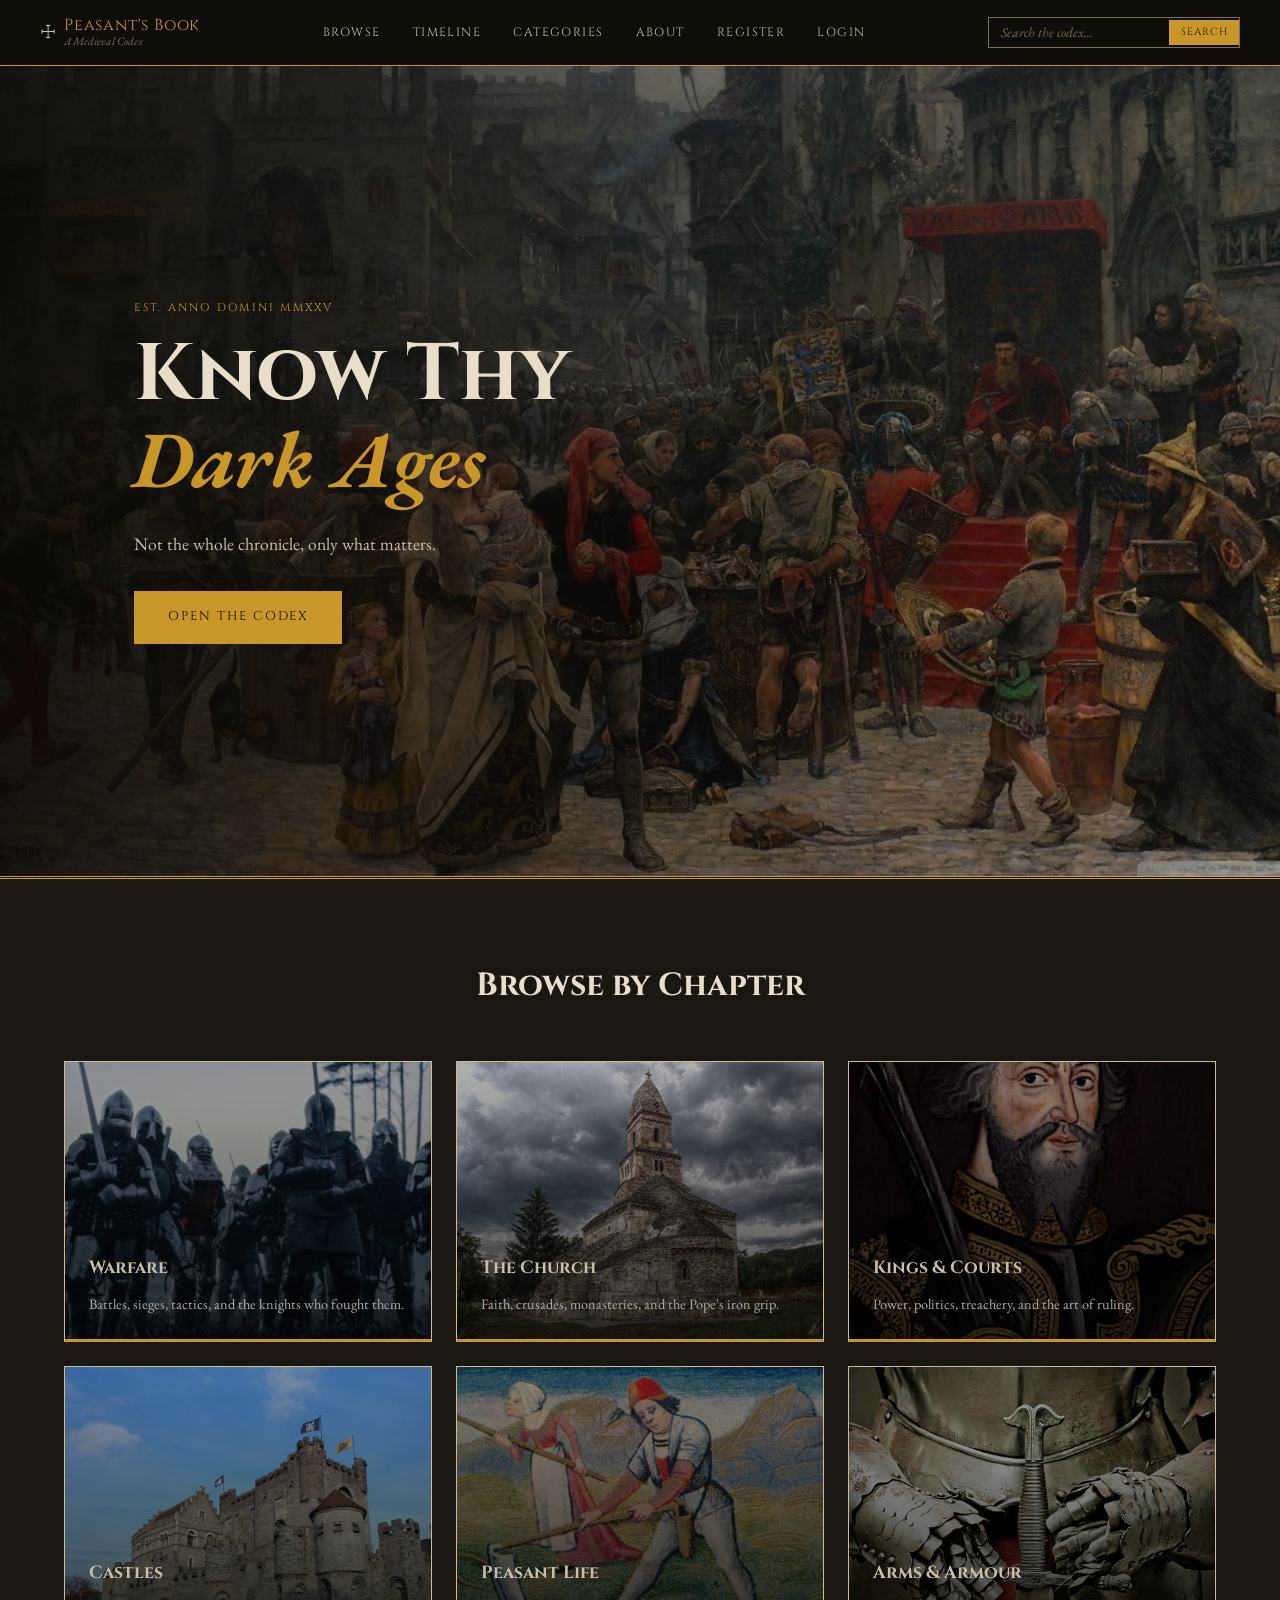
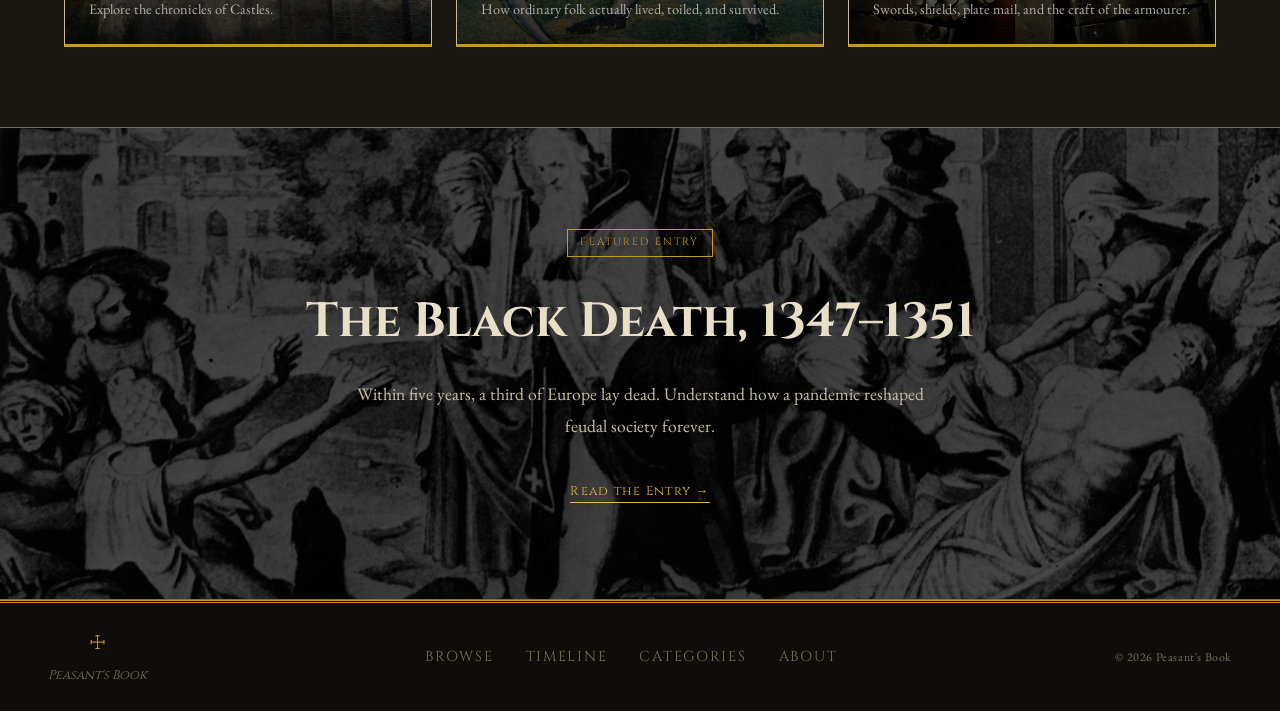
<file: html/index.html>
<!DOCTYPE html>
<html lang="en">
<head>
    <meta charset="UTF-8">
    <meta name="viewport" content="width=device-width, initial-scale=1.0">
    <title>Peasant's Book — A Medieval Codex</title>
    <link rel="preconnect" href="https://fonts.googleapis.com">
    <link rel="preconnect" href="https://fonts.gstatic.com" crossorigin>
    <link href="https://fonts.googleapis.com/css2?family=Cinzel:wght@400;700&family=EB+Garamond:ital,wght@0,400;1,400&display=swap" rel="stylesheet">
    <link rel="stylesheet" href="../css/style.css">
</head>
<body>
    <header>
        <div class="header-inner">
            <a href="../html/index.html" class="logo">
                <span>☩</span>
                <div class="logo-text">
                    <span>Peasant's Book</span>
                    <span>A Medieval Codex</span>
                </div>
            </a>

            <nav>
                <a href="../html/browse.html">Browse</a>
                <a href="../html/timeline.html">Timeline</a>
                <a href="../html/categories.html">Categories</a>
                <a href="../html/about.html">About</a>
                <a href="../html/register.html">Register</a>
                <a href="../html/login.html">Login</a>
            </nav>

            <div class="nav-search">
                <input type="text" placeholder="Search the codex…">
                <button>Search</button>
            </div>
        </div>
    </header>

    <section class="hero">
        <div class="hero-overlay"></div>
        <div class="hero-content">
            <p>Est. Anno Domini MMXXV</p>
            <h1>Know Thy <em>Dark Ages</em></h1>
            <p>Not the whole chronicle, only what matters.</p>
            <a href="../html/browse.html">Open the Codex</a>
        </div>
    </section>

    <section class="categories">
        <h2>Browse by Chapter</h2>
        <div class="cards-grid" id="home-category-grid"></div>
    </section>

    <section class="featured">

        <span>Featured Entry</span>
        <h2>The Black Death, 1347–1351</h2>
        <p>Within five years, a third of Europe lay dead. Understand how a pandemic reshaped feudal society forever.</p>
        <a href="../html/entry.html?id=3">Read the Entry →</a>

    </section>

    <footer>

        <div class="footer-inner">

            <div class="footer-brand">
                <span>☩</span>
                <p>Peasant's Book</p>
            </div>

            <nav class="footer-nav">
                <a href="/html/browse.html">Browse</a>
                <a href="../html/timeline.html">Timeline</a>
                <a href="../html/categories.html">Categories</a>
                <a href="/html/about.html">About</a>
            </nav>

            <p class="footer-copy">© 2026 Peasant's Book</p>

        </div>

    </footer>
    <script src="../JavaScript/main.js"></script>
</body>
</html>
</file>
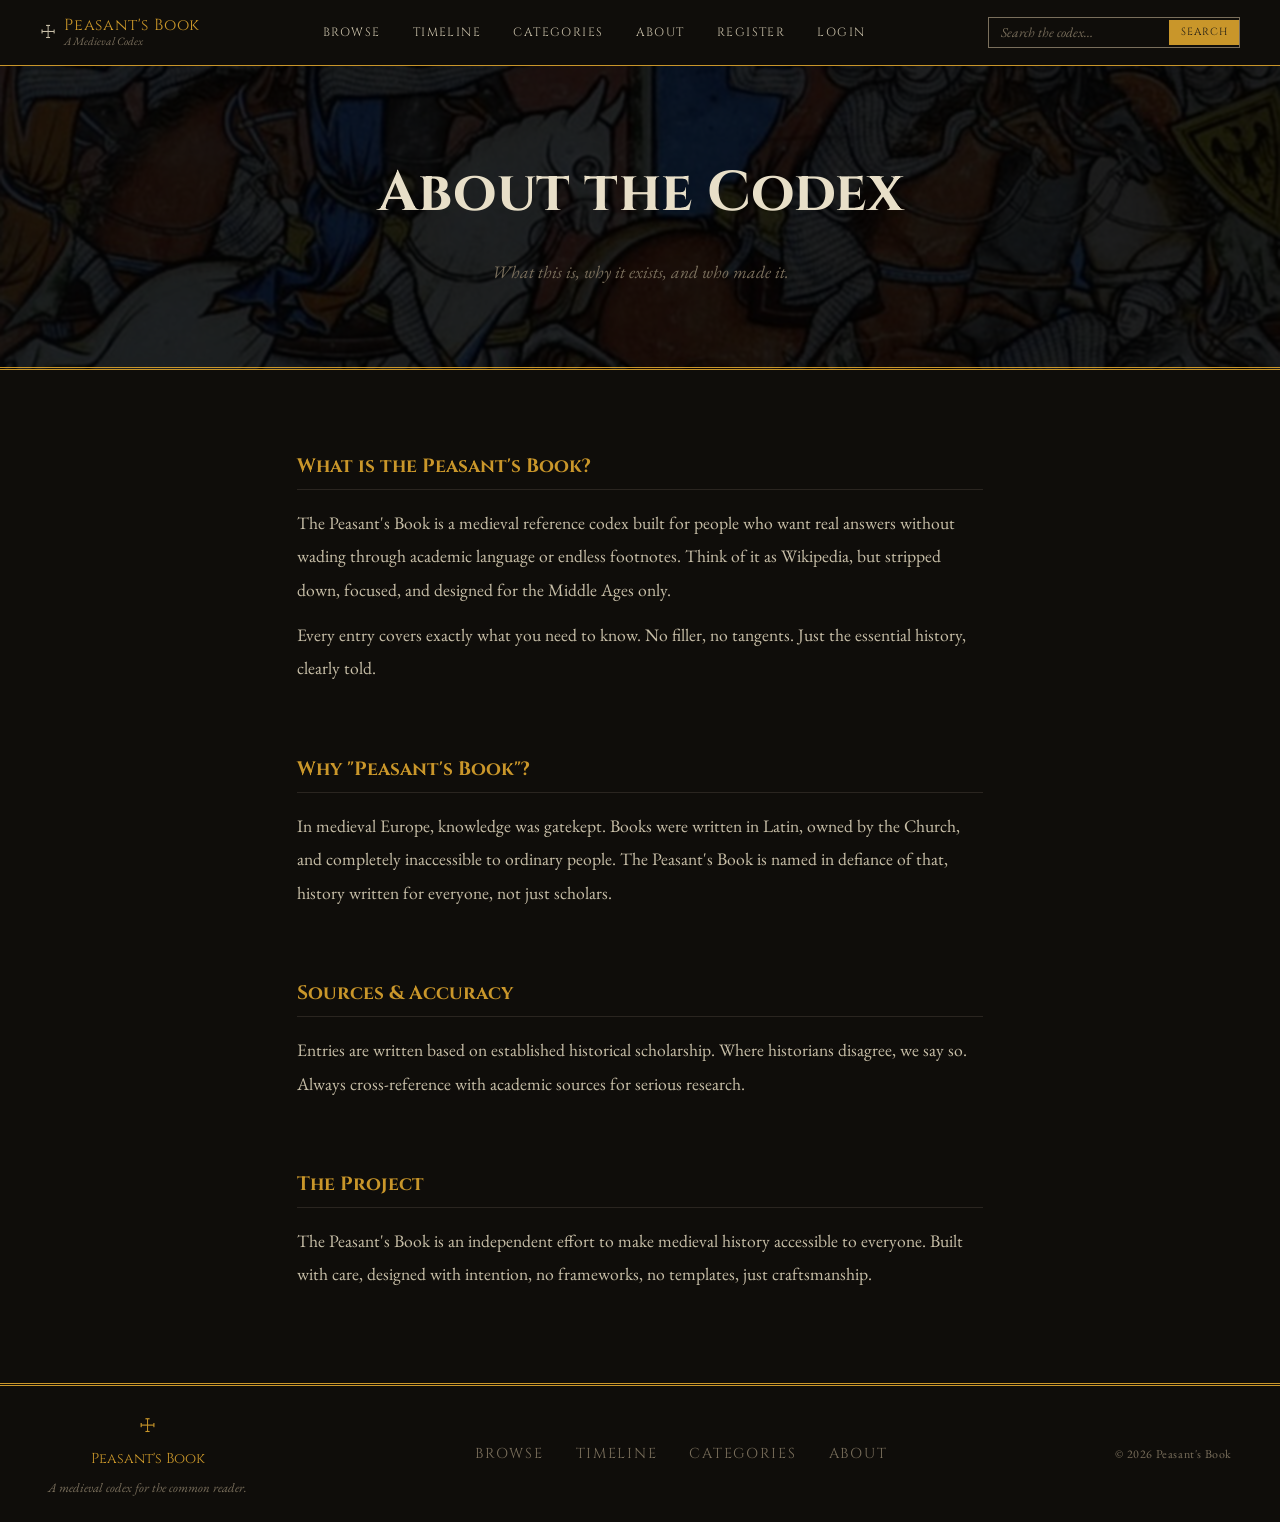
<file: html/about.html>
<!DOCTYPE html>
<html lang="en">
<head>
    <meta charset="UTF-8">
    <meta name="viewport" content="width=device-width, initial-scale=1.0">
    <title>About — Peasant's Book</title>
    <link rel="preconnect" href="https://fonts.googleapis.com">
    <link rel="preconnect" href="https://fonts.gstatic.com" crossorigin>
    <link href="https://fonts.googleapis.com/css2?family=Cinzel:wght@400;700&family=EB+Garamond:ital,wght@0,400;1,400&display=swap" rel="stylesheet">
    <link rel="stylesheet" href="../css/about.css">
</head>
<body>
    <header>
        <div class="header-inner">

            <a href="../html/index.html" class="logo">
                <span>☩</span>
                <div class="logo-text">
                    <span>Peasant's Book</span>
                    <span>A Medieval Codex</span>
                </div>
            </a>

            <nav>
                <a href="../html/browse.html">Browse</a>
                <a href="../html/timeline.html">Timeline</a>
                <a href="../html/categories.html">Categories</a>
                <a href="../html/about.html">About</a>
                <a href="../html/register.html">Register</a>
                <a href="../html/login.html">Login</a>
            </nav>

            <div class="nav-search">
                <input type="text" placeholder="Search the codex…">
                <button>Search</button>
            </div>

        </div>
    </header>

    <section class="about-hero">
        <h1>About the Codex</h1>
        <p>What this is, why it exists, and who made it.</p>
    </section>

    <main class="about-main">

        <div class="about-block">
            <h2>What is the Peasant's Book?</h2>
            <p>The Peasant's Book is a medieval reference codex built for people who want real answers without wading through academic language or endless footnotes. Think of it as Wikipedia, but stripped down, focused, and designed for the Middle Ages only.</p>
            <p>Every entry covers exactly what you need to know. No filler, no tangents. Just the essential history, clearly told.</p>
        </div>

        <div class="about-block">
            <h2>Why "Peasant's Book"?</h2>
            <p>In medieval Europe, knowledge was gatekept. Books were written in Latin, owned by the Church, and completely inaccessible to ordinary people. The Peasant's Book is named in defiance of that, history written for everyone, not just scholars.</p>
        </div>

        <div class="about-block">
            <h2>Sources & Accuracy</h2>
            <p>Entries are written based on established historical scholarship. Where historians disagree, we say so. Always cross-reference with academic sources for serious research.</p>
        </div>

        <div class="about-block">
            <h2>The Project</h2>
            <p>The Peasant's Book is an independent effort to make medieval history accessible to everyone. Built with care, designed with intention, no frameworks, no templates, just craftsmanship.</p>
        </div>

    </main>

    <footer>

        <div class="footer-inner">

            <div class="footer-brand">
                <span>☩</span>
                <p>Peasant's Book</p>
                <p>A medieval codex for the common reader.</p>
            </div>

            <nav class="footer-nav">
                <a href="../html/index.html">Browse</a>
                <a href="../html/timeline.html">Timeline</a>
                <a href="../html/categories.html">Categories</a>
                <a href="../html/about.html">About</a>
            </nav>

            <p class="footer-copy">© 2026 Peasant's Book</p>

        </div>

    </footer>
    <script src="../JavaScript/main.js"></script>
</body>
</html>
</file>
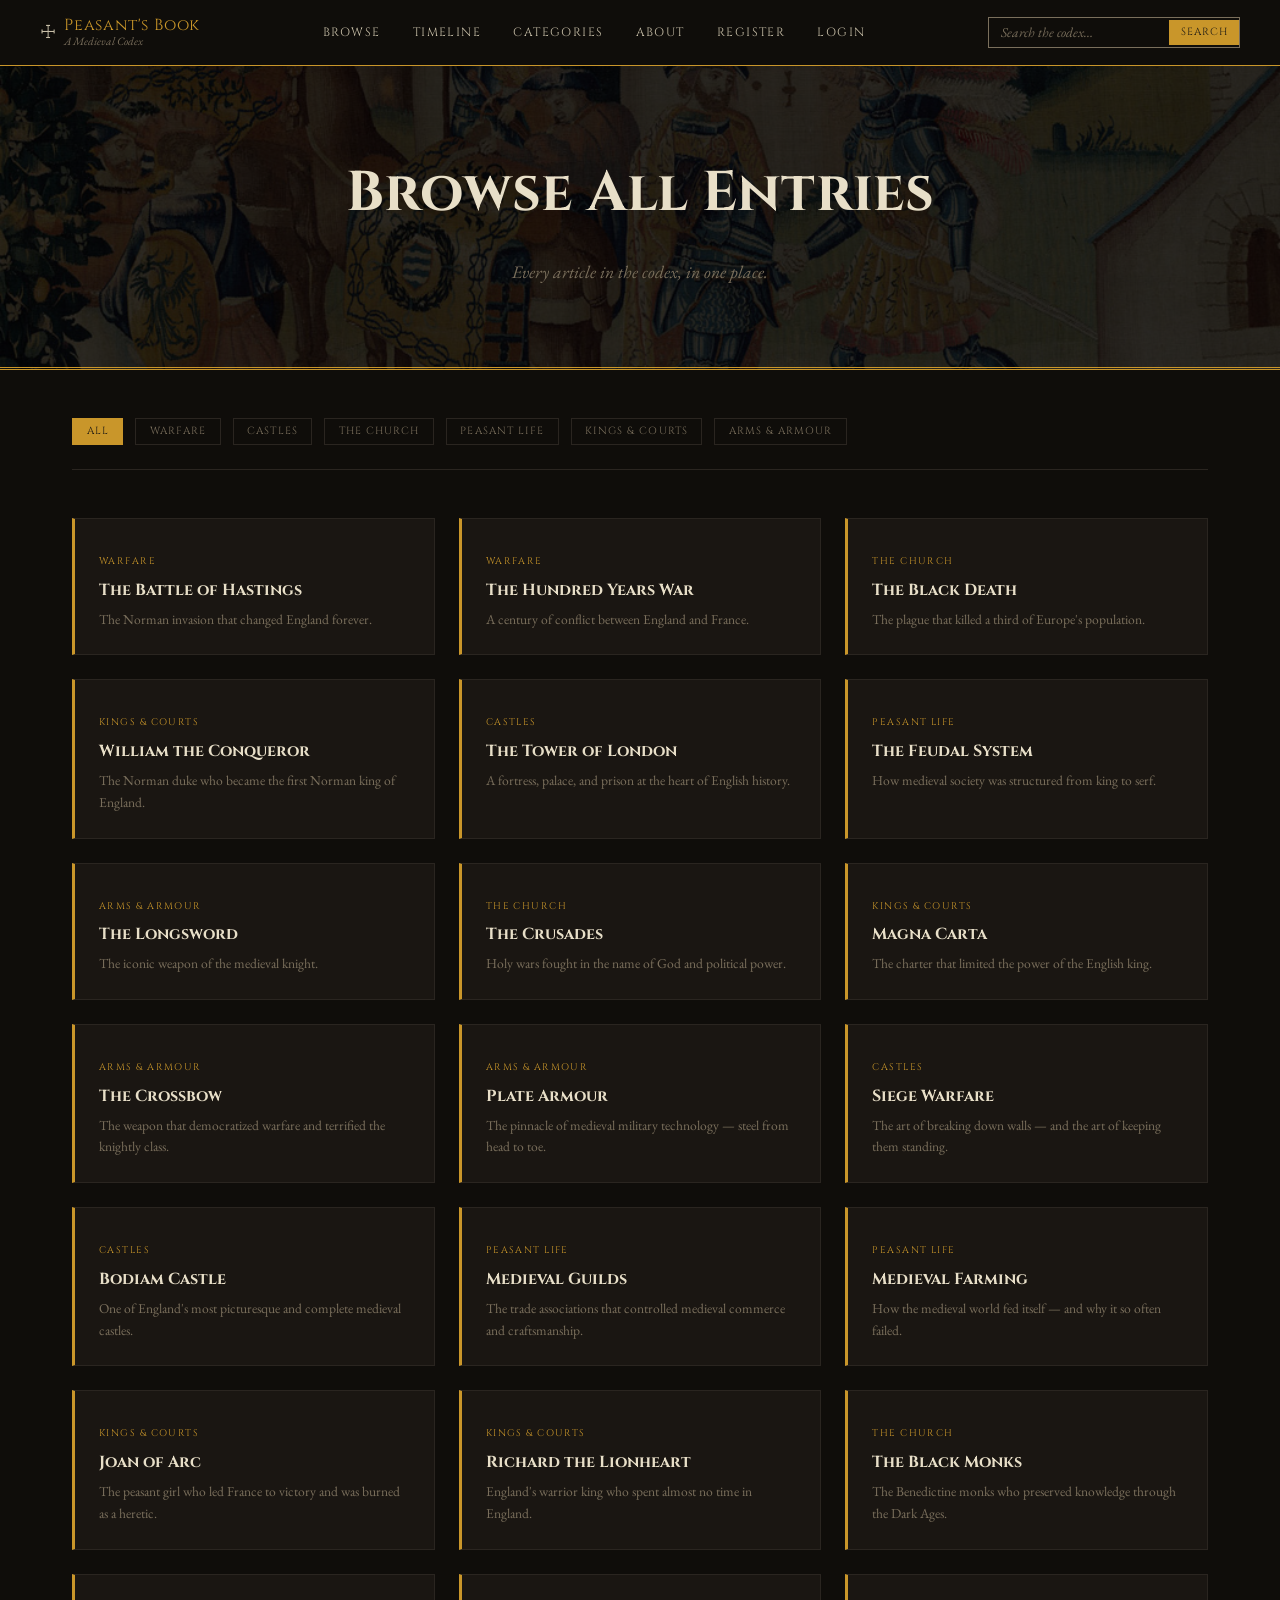
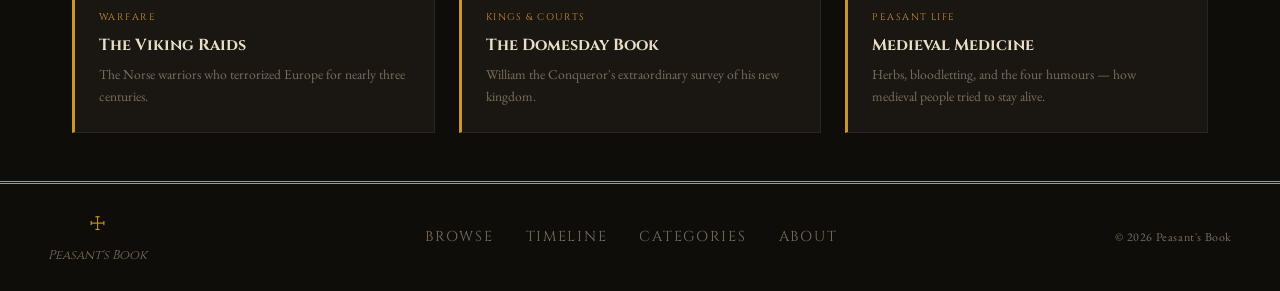
<file: html/browse.html>
<!DOCTYPE html>
<html lang="en">
<head>
    <meta charset="UTF-8">
    <meta name="viewport" content="width=device-width, initial-scale=1.0">
    <title>Browse — Peasant's Book</title>
    <link rel="preconnect" href="https://fonts.googleapis.com">
    <link rel="preconnect" href="https://fonts.gstatic.com" crossorigin>
    <link href="https://fonts.googleapis.com/css2?family=Cinzel:wght@400;700&family=EB+Garamond:ital,wght@0,400;1,400&display=swap" rel="stylesheet">
    <link rel="stylesheet" href="../css/browse.css">
</head>
<body>
    <header>
        <div class="header-inner">

            <a href="../html/index.html" class="logo">
                <span>☩</span>
                <div class="logo-text">
                    <span>Peasant's Book</span>
                    <span>A Medieval Codex</span>
                </div>
            </a>

            <nav>
                <a href="../html/browse.html">Browse</a>
                <a href="../html/timeline.html">Timeline</a>
                <a href="../html/categories.html">Categories</a>
                <a href="../html/about.html">About</a>
                <a href="../html/register.html">Register</a>
                <a href="../html/login.html">Login</a>
            </nav>

            <div class="nav-search">
                <input type="text" placeholder="Search the codex…">
                <button>Search</button>
            </div>

        </div>
    </header>

    <section class="browse-hero">
        <h1>Browse All Entries</h1>
        <p>Every article in the codex, in one place.</p>
    </section>

    <main class="browse-main">

        <div class="browse-filters">
            <button class="filter-btn active" data-filter="all">All</button>
            <button class="filter-btn" data-filter="warfare">Warfare</button>
            <button class="filter-btn" data-filter="castles">Castles</button>
            <button class="filter-btn" data-filter="the-church">The Church</button>
            <button class="filter-btn" data-filter="peasant-life">Peasant Life</button>
            <button class="filter-btn" data-filter="kings-&-courts">Kings & Courts</button>
            <button class="filter-btn" data-filter="arms-&-armour">Arms & Armour</button>
        </div>

        <div class="browse-grid">

            <a href="../html/entry.html" class="browse-card" data-category="warfare">
                <span class="browse-category">Warfare</span>
                <h3>The Battle of Hastings</h3>
                <p>The Norman invasion that changed England forever.</p>
            </a>

            <a href="../html/entry.html" class="browse-card" data-category="warfare">
                <span class="browse-category">Warfare</span>
                <h3>The Hundred Years War</h3>
                <p>A century of conflict between England and France.</p>
            </a>

            <a href="../html/entry.html" class="browse-card" data-category="church">
                <span class="browse-category">The Church</span>
                <h3>The Black Death</h3>
                <p>The plague that killed a third of Europe's population.</p>
            </a>

            <a href="../html/entry.html" class="browse-card" data-category="kings">
                <span class="browse-category">Kings & Courts</span>
                <h3>William the Conqueror</h3>
                <p>The Norman duke who became the first Norman king of England.</p>
            </a>

            <a href="../html/entry.html" class="browse-card" data-category="castles">
                <span class="browse-category">Castles</span>
                <h3>The Tower of London</h3>
                <p>A fortress, palace, and prison at the heart of English history.</p>
            </a>

            <a href="../html/entry.html" class="browse-card" data-category="peasant">
                <span class="browse-category">Peasant Life</span>
                <h3>The Feudal System</h3>
                <p>How medieval society was structured from king to serf.</p>
            </a>

            <a href="../html/entry.html" class="browse-card" data-category="arms">
                <span class="browse-category">Arms & Armour</span>
                <h3>The Longsword</h3>
                <p>The iconic weapon of the medieval knight.</p>
            </a>

            <a href="../html/entry.html" class="browse-card" data-category="church">
                <span class="browse-category">The Church</span>
                <h3>The Crusades</h3>
                <p>Holy wars fought in the name of God and political power.</p>
            </a>

            <a href="../html/entry.html" class="browse-card" data-category="kings">
                <span class="browse-category">Kings & Courts</span>
                <h3>Magna Carta</h3>
                <p>The charter that limited the power of the English king.</p>
            </a>
        </div>

        <div class="no-results" id="no-results">
            <p>No entries found for your search.</p>
            <p>Try a different term or <button id="clear-search">browse all entries</button>.</p>
        </div>

    </main>

    <footer>

        <div class="footer-inner">

            <div class="footer-brand">
                <span>☩</span>
                <p>Peasant's Book</p>
            </div>

            <nav class="footer-nav">
                <a href="../html/browse.html">Browse</a>
                <a href="../html/timeline.html">Timeline</a>
                <a href="../html/categories.html">Categories</a>
                <a href="../html/about.html">About</a>
            </nav>

            <p class="footer-copy">© 2026 Peasant's Book</p>

        </div>

    </footer>
    <script src="../JavaScript/browse.js"></script>
    <script src="../JavaScript/main.js"></script>
</body>
</html>
</file>
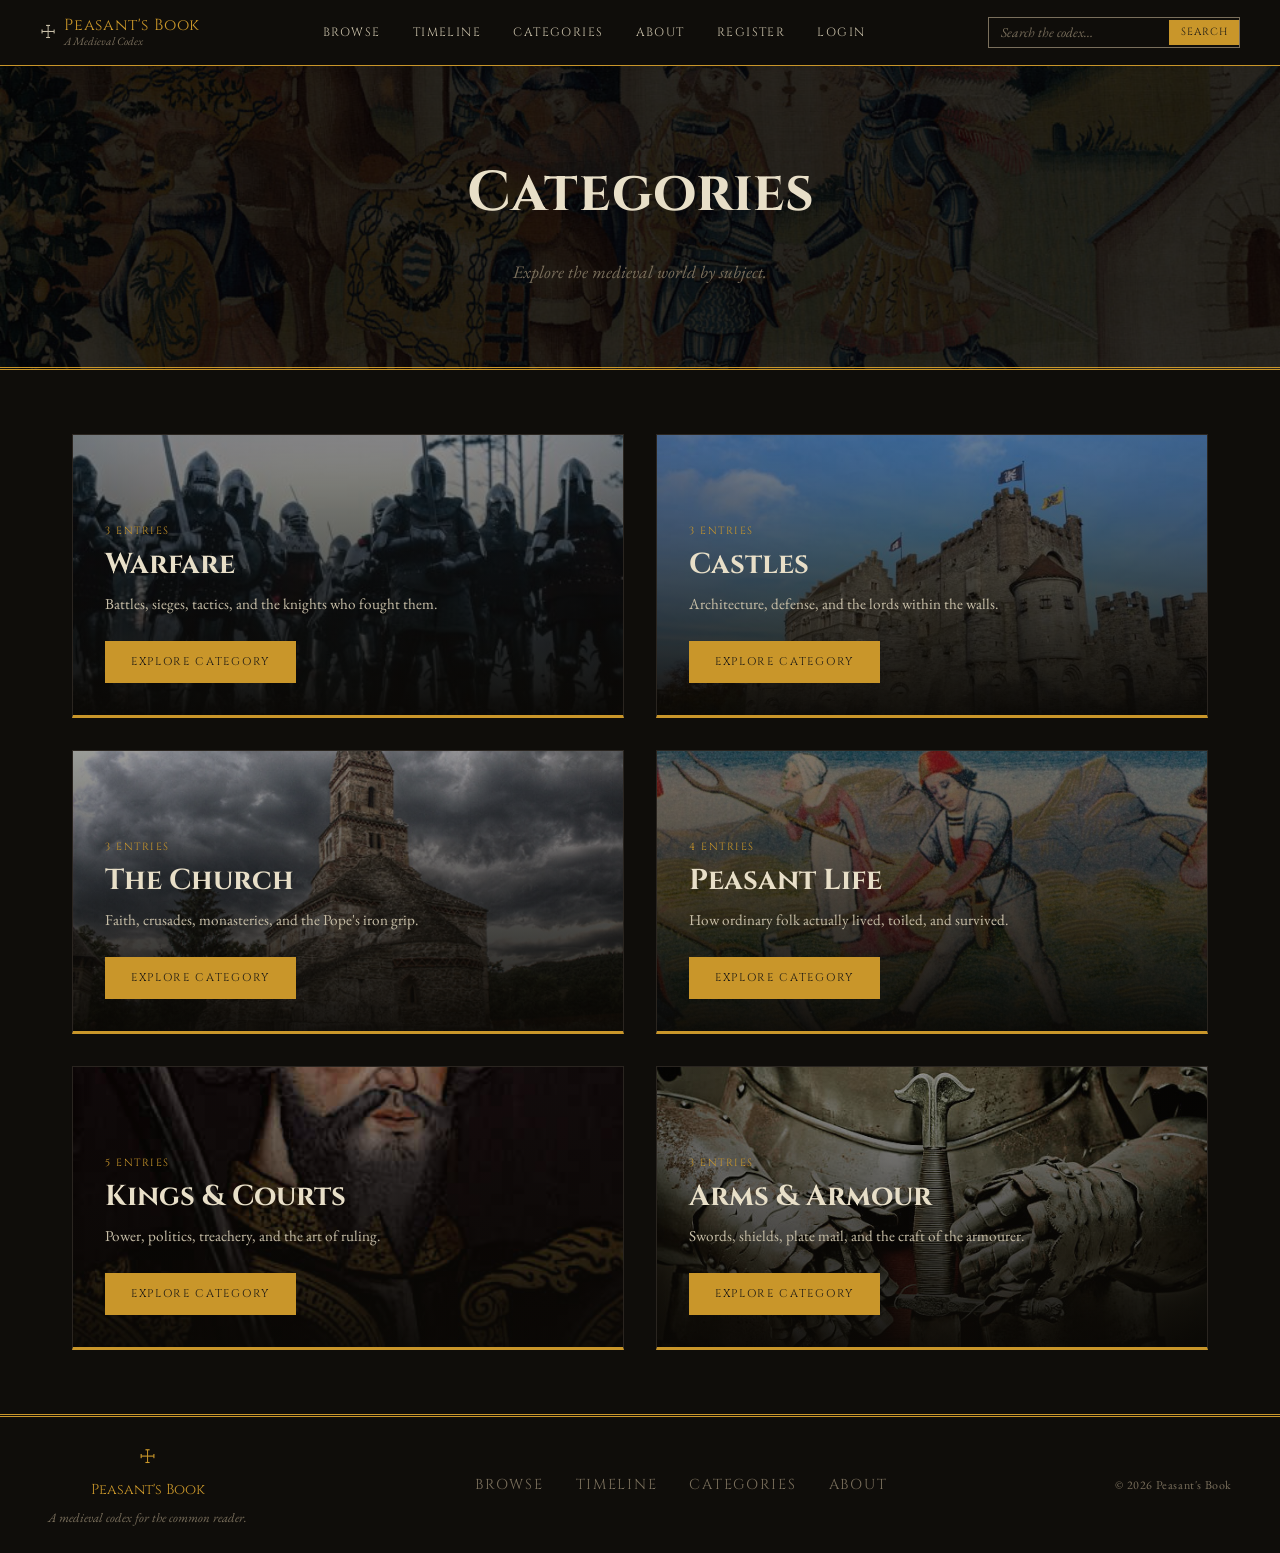
<file: html/categories.html>
<!DOCTYPE html>
<html lang="en">
<head>
    <meta charset="UTF-8">
    <meta name="viewport" content="width=device-width, initial-scale=1.0">
    <title>Categories — Peasant's Book</title>
    <link rel="preconnect" href="https://fonts.googleapis.com">
    <link rel="preconnect" href="https://fonts.gstatic.com" crossorigin>
    <link href="https://fonts.googleapis.com/css2?family=Cinzel:wght@400;700&family=EB+Garamond:ital,wght@0,400;1,400&display=swap" rel="stylesheet">
    <link rel="stylesheet" href="../css/categories.css">
</head>
<body>
    <header>
    <div class="header-inner">
        <a href="../html/index.html" class="logo">
            <span>☩</span>
            <div class="logo-text">
                <span>Peasant's Book</span>
                <span>A Medieval Codex</span>
            </div>
        </a>
        <nav>
            <a href="../html/browse.html">Browse</a>
            <a href="../html/timeline.html">Timeline</a>
            <a href="../html/categories.html">Categories</a>
            <a href="../html/about.html">About</a>
            <a href="../html/register.html">Register</a>
            <a href="../html/login.html">Login</a>
        </nav>
        <div class="nav-search">
            <input type="text" placeholder="Search the codex…">
            <button>Search</button>
        </div>
    </div>
</header>

<section class="categories-hero">
    <h1>Categories</h1>
    <p>Explore the medieval world by subject.</p>
</section>

<main class="categories-main">
    <div class="categories-grid" id="categories-grid">
    </div>
</main>

<footer>
    <div class="footer-inner">
        <div class="footer-brand">
            <span>☩</span>
            <p>Peasant's Book</p>
            <p>A medieval codex for the common reader.</p>
        </div>
        <nav class="footer-nav">
            <a href="../html/browse.html">Browse</a>
            <a href="../html/timeline.html">Timeline</a>
            <a href="../html/categories.html">Categories</a>
            <a href="../html/about.html">About</a>
        </nav>
        <p class="footer-copy">© 2026 Peasant's Book</p>
    </div>
</footer>

<script src="../JavaScript/categories.js"></script>
<script src="../JavaScript/main.js"></script>
</body>
</html>
</file>
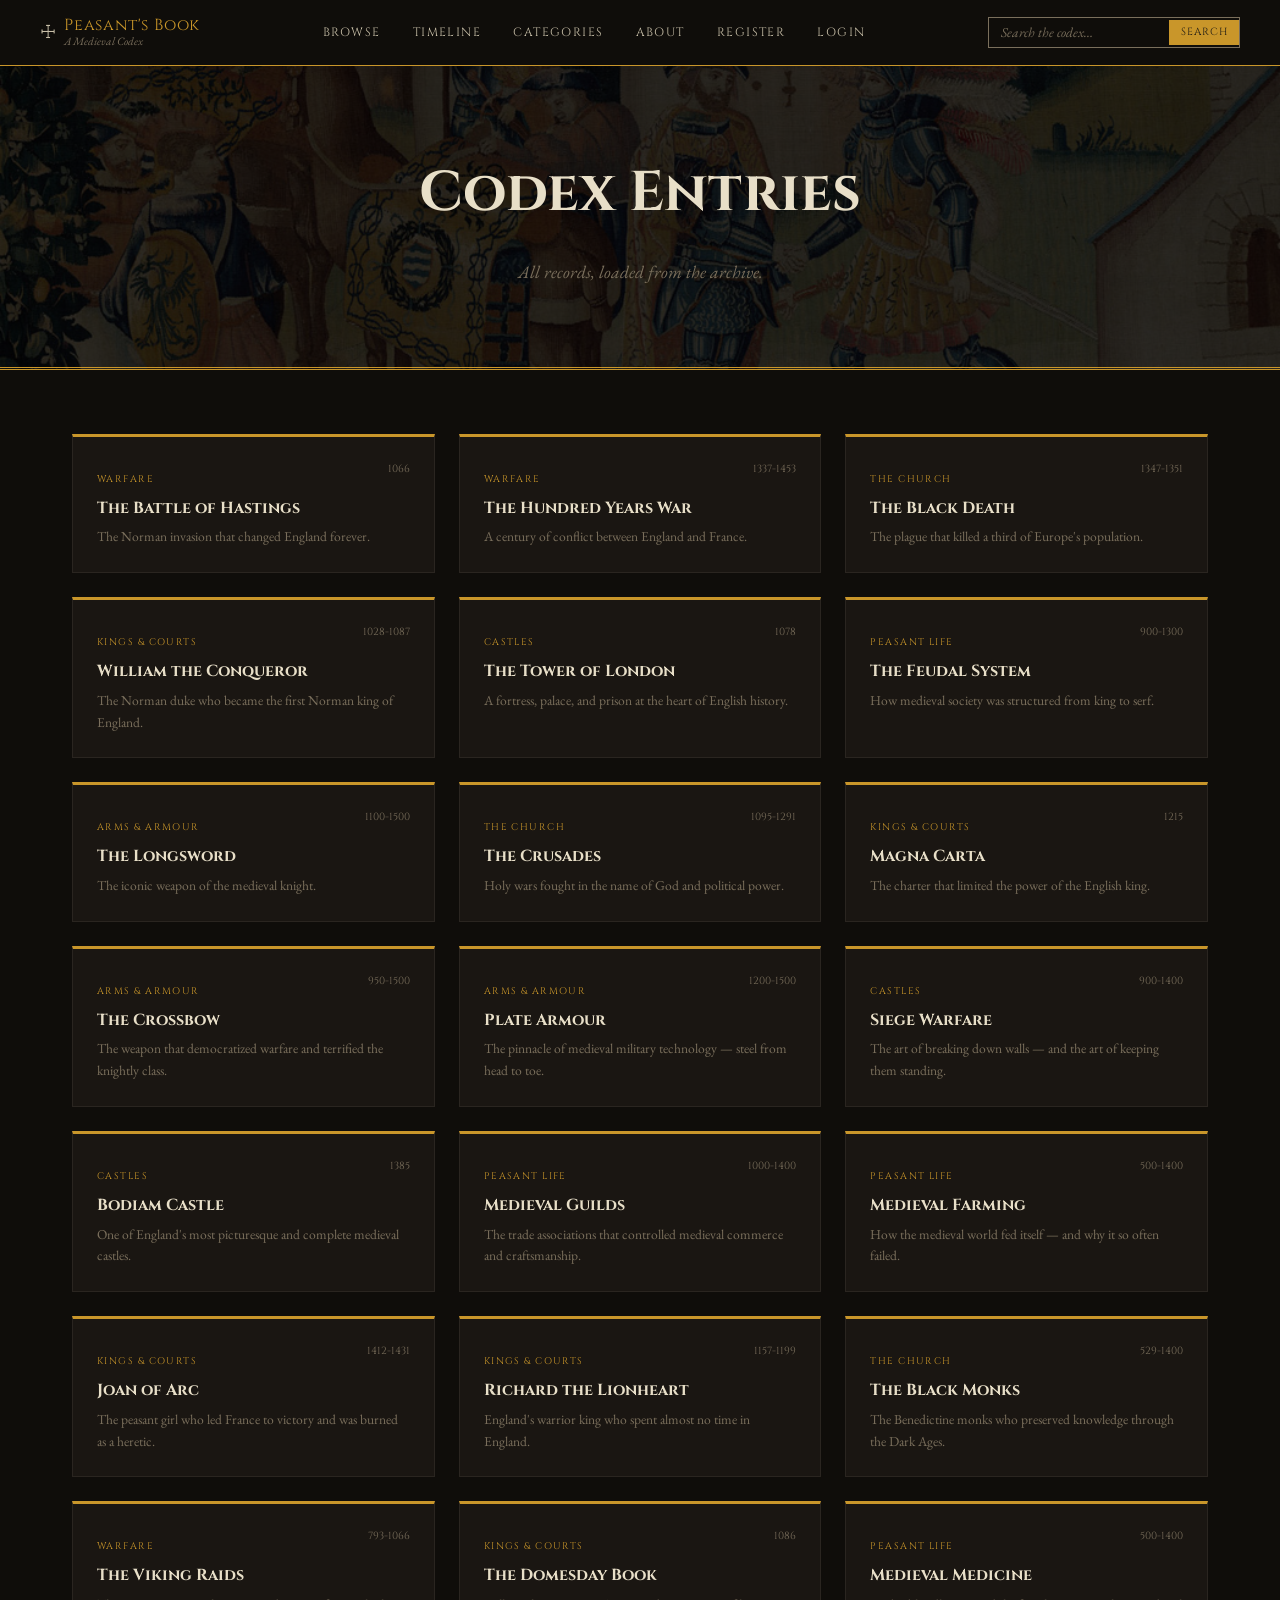
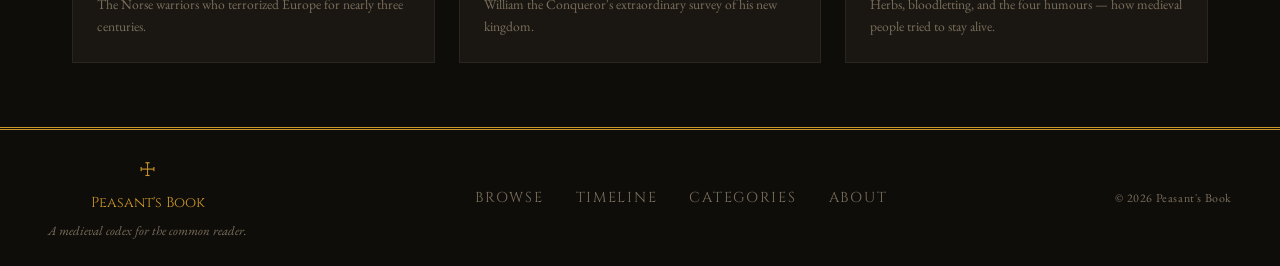
<file: html/entries.html>
<!DOCTYPE html>
<html lang="en">
<head>
    <meta charset="UTF-8">
    <meta name="viewport" content="width=device-width, initial-scale=1.0">
    <title>Entries — Peasant's Book</title>
    <link rel="preconnect" href="https://fonts.googleapis.com">
    <link rel="preconnect" href="https://fonts.gstatic.com" crossorigin>
    <link href="https://fonts.googleapis.com/css2?family=Cinzel:wght@400;700&family=EB+Garamond:ital,wght@0,400;1,400&display=swap" rel="stylesheet">
    <link rel="stylesheet" href="../css/entries.css">
</head>
<body>

    <header>
        <div class="header-inner">
            <a href="../html/index.html" class="logo">
                <span>☩</span>
                <div class="logo-text">
                    <span>Peasant's Book</span>
                    <span>A Medieval Codex</span>
                </div>
            </a>
            <nav>
                <a href="../html/browse.html">Browse</a>
                <a href="../html/timeline.html">Timeline</a>
                <a href="../html/categories.html">Categories</a>
                <a href="../html/about.html">About</a>
                <a href="../html/register.html">Register</a>
                <a href="../html/login.html">Login</a>
            </nav>
            <div class="nav-search">
                <input type="text" placeholder="Search the codex…">
                <button>Search</button>
            </div>
        </div>
    </header>

    <section class="entries-hero">
        <h1>Codex Entries</h1>
        <p>All records, loaded from the archive.</p>
    </section>

    <main class="entries-main">
        <div id="entries-grid" class="entries-grid">
        </div>
    </main>

    <footer>
        <div class="footer-inner">
            <div class="footer-brand">
                <span>☩</span>
                <p>Peasant's Book</p>
                <p>A medieval codex for the common reader.</p>
            </div>
            <nav class="footer-nav">
                <a href="../html/browse.html">Browse</a>
                <a href="../html/timeline.html">Timeline</a>
                <a href="../html/categories.html">Categories</a>
                <a href="../html/about.html">About</a>
            </nav>
            <p class="footer-copy">© 2026 Peasant's Book</p>
        </div>
    </footer>

    <script src="../JavaScript/entries.js"></script>
</body>
</html>
</file>
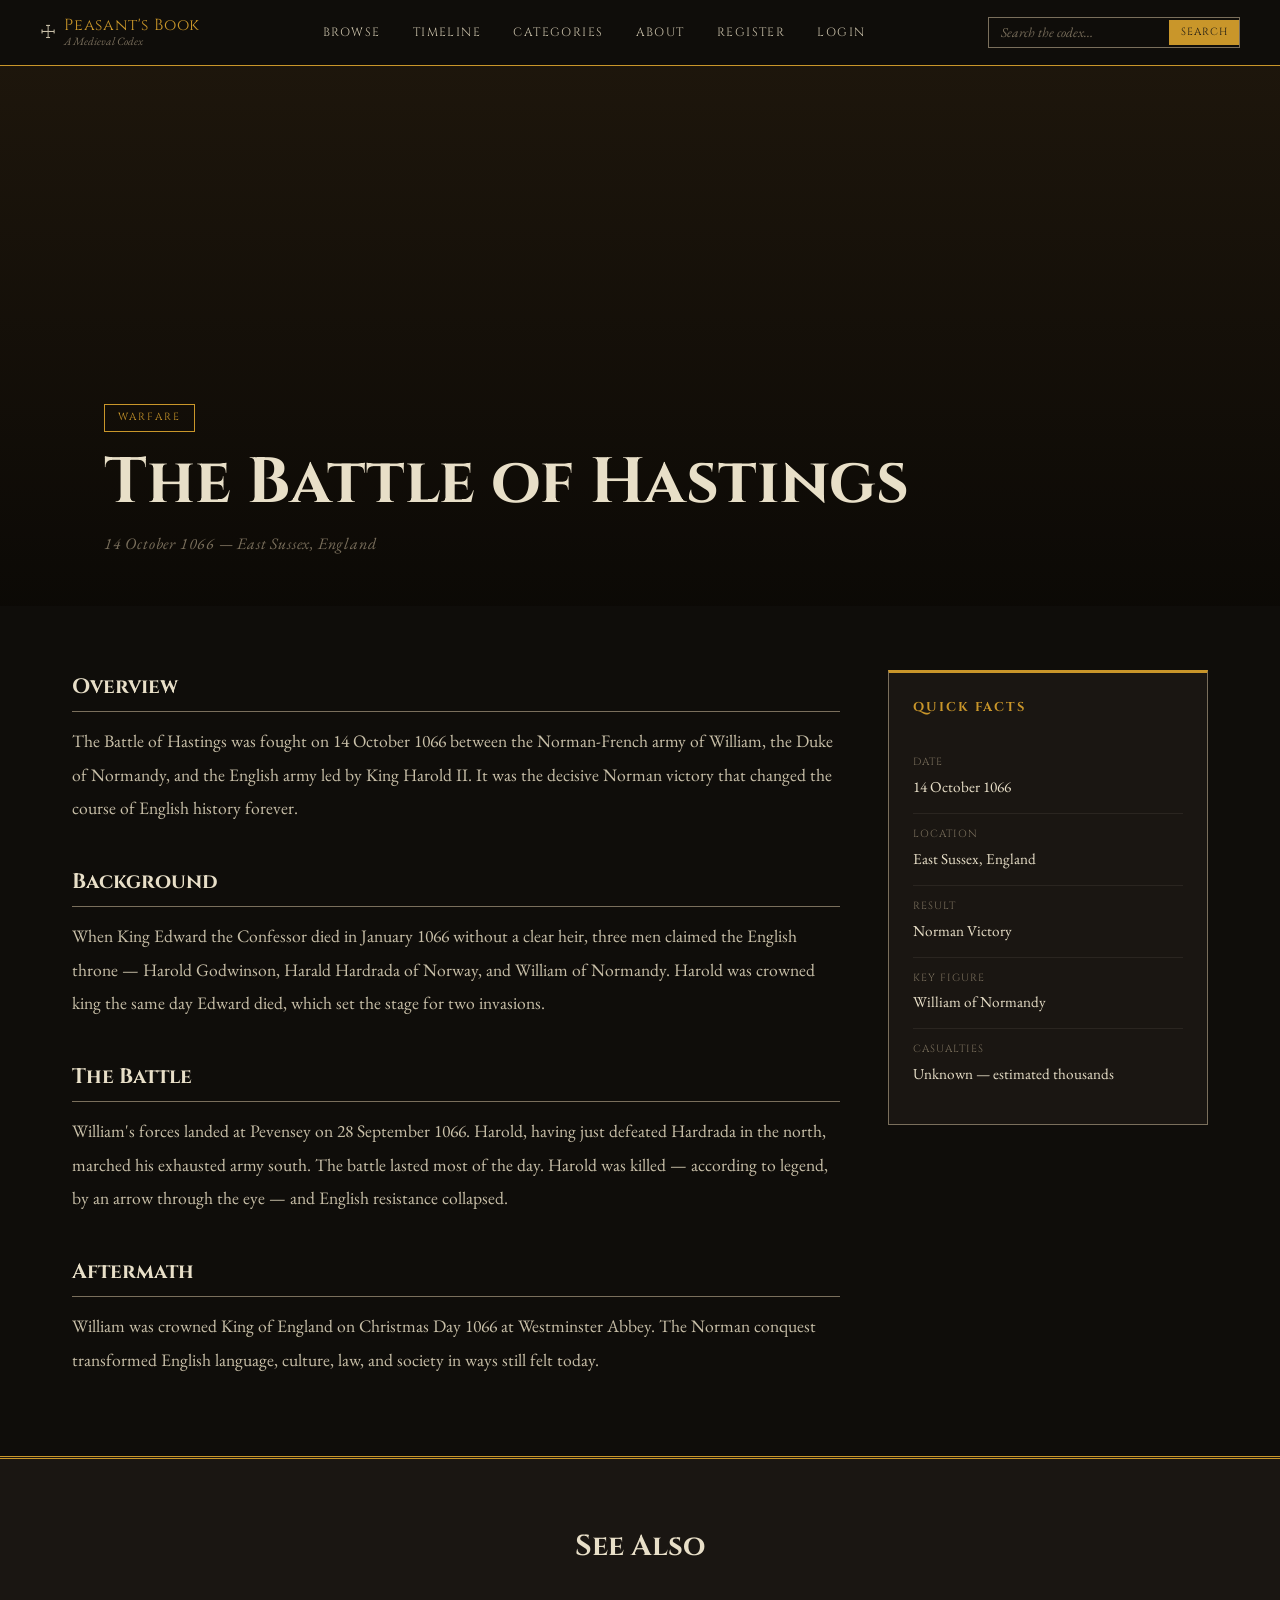
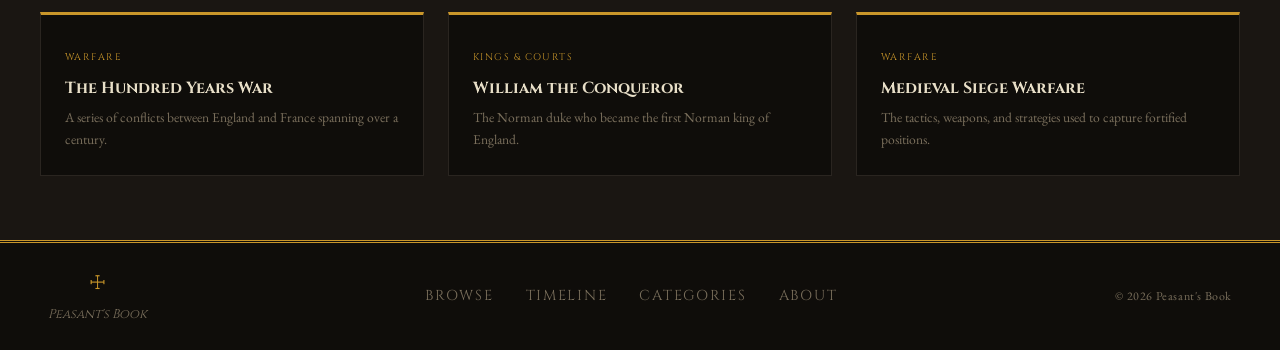
<file: html/entry.html>
<!DOCTYPE html>
<html lang="en">
<head>
    <meta charset="UTF-8">
    <meta name="viewport" content="width=device-width, initial-scale=1.0">
    <title>Entry — Peasant's Book</title>
    <link rel="preconnect" href="https://fonts.googleapis.com">
    <link rel="preconnect" href="https://fonts.gstatic.com" crossorigin>
    <link href="https://fonts.googleapis.com/css2?family=Cinzel:wght@400;700&family=EB+Garamond:ital,wght@0,400;1,400&display=swap" rel="stylesheet">
    <link rel="stylesheet" href="../css/entry.css">
</head>
<body>
    <header>
        <div class="header-inner">

            <a href="../html/index.html" class="logo">
                <span>☩</span>
                <div class="logo-text">
                    <span>Peasant's Book</span>
                    <span>A Medieval Codex</span>
                </div>
            </a>

            <nav>
                <a href="../html/browse.html">Browse</a>
                <a href="../html/timeline.html">Timeline</a>
                <a href="../html/categories.html">Categories</a>
                <a href="../html/about.html">About</a>
                <a href="../html/register.html">Register</a>
                <a href="../html/login.html">Login</a>
            </nav>

            <div class="nav-search">
                <input type="text" placeholder="Search the codex…">
                <button>Search</button>
            </div>

        </div>
    </header>

    <section class="entry-hero">
        <div class="entry-hero-overlay"></div>
        <div class="entry-hero-content">
            <span class="entry-category">Warfare</span>
            <h1>The Battle of Hastings</h1>
            <p>14 October 1066 — East Sussex, England</p>
        </div>
    </section>

    <main class="entry-main">

        <article class="entry-body">

            <h2>Overview</h2>
            <p>The Battle of Hastings was fought on 14 October 1066 between the Norman-French army of William, the Duke of Normandy, and the English army led by King Harold II. It was the decisive Norman victory that changed the course of English history forever.</p>

            <h2>Background</h2>
            <p>When King Edward the Confessor died in January 1066 without a clear heir, three men claimed the English throne — Harold Godwinson, Harald Hardrada of Norway, and William of Normandy. Harold was crowned king the same day Edward died, which set the stage for two invasions.</p>

            <h2>The Battle</h2>
            <p>William's forces landed at Pevensey on 28 September 1066. Harold, having just defeated Hardrada in the north, marched his exhausted army south. The battle lasted most of the day. Harold was killed — according to legend, by an arrow through the eye — and English resistance collapsed.</p>

            <h2>Aftermath</h2>
            <p>William was crowned King of England on Christmas Day 1066 at Westminster Abbey. The Norman conquest transformed English language, culture, law, and society in ways still felt today.</p>

        </article>

        <aside class="entry-facts">

            <h3>Quick Facts</h3>

            <div class="fact">
                <span class="fact-label">Date</span>
                <span class="fact-value">14 October 1066</span>
            </div>

            <div class="fact">
                <span class="fact-label">Location</span>
                <span class="fact-value">East Sussex, England</span>
            </div>

            <div class="fact">
                <span class="fact-label">Result</span>
                <span class="fact-value">Norman Victory</span>
            </div>

            <div class="fact">
                <span class="fact-label">Key Figure</span>
                <span class="fact-value">William of Normandy</span>
            </div>

            <div class="fact">
                <span class="fact-label">Casualties</span>
                <span class="fact-value">Unknown — estimated thousands</span>
            </div>

        </aside>

    </main>

    <section class="see-also">

        <h2>See Also</h2>

        <div class="see-also-grid">

            <a href="../html/entry.html" class="see-also-card">
                <span class="see-also-category">Warfare</span>
                <h3>The Hundred Years War</h3>
                <p>A series of conflicts between England and France spanning over a century.</p>
            </a>

            <a href="../html/entry.html" class="see-also-card">
                <span class="see-also-category">Kings & Courts</span>
                <h3>William the Conqueror</h3>
                <p>The Norman duke who became the first Norman king of England.</p>
            </a>

            <a href="../html/entry.html" class="see-also-card">
                <span class="see-also-category">Warfare</span>
                <h3>Medieval Siege Warfare</h3>
                <p>The tactics, weapons, and strategies used to capture fortified positions.</p>
            </a>

        </div>

    </section>


    <footer>

        <div class="footer-inner">

            <div class="footer-brand">
                <span>☩</span>
                <p>Peasant's Book</p>
            </div>

            <nav class="footer-nav">
                <a href="../html/browse.html">Browse</a>
                <a href="../html/timeline.html">Timeline</a>
                <a href="`../html/categories.html">Categories</a>
                <a href="../html/about.html">About</a>
            </nav>

            <p class="footer-copy">© 2026 Peasant's Book</p>

        </div>

    </footer>
    <script src="../JavaScript/main.js"></script>
    <script src="../JavaScript/entry.js"></script>
</body>
</html>
</file>
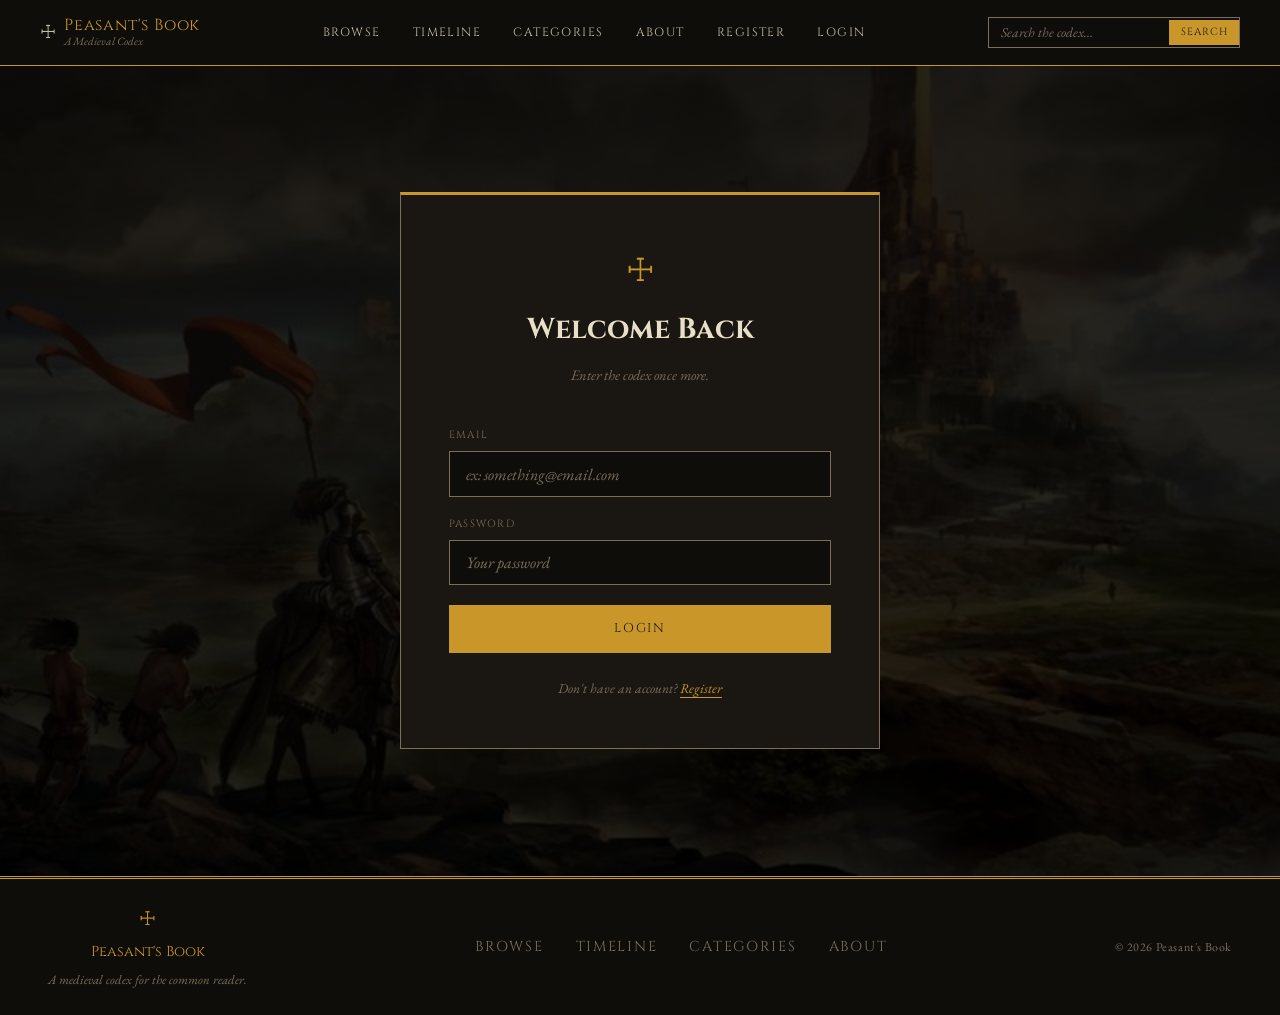
<file: html/login.html>
<!DOCTYPE html>
<html lang="en">
<head>
    <meta charset="UTF-8">
    <meta name="viewport" content="width=device-width, initial-scale=1.0">
    <title>Login — Peasant's Book</title>
    <link rel="preconnect" href="https://fonts.googleapis.com">
    <link rel="preconnect" href="https://fonts.gstatic.com" crossorigin>
    <link href="https://fonts.googleapis.com/css2?family=Cinzel:wght@400;700&family=EB+Garamond:ital,wght@0,400;1,400&display=swap" rel="stylesheet">
    <link rel="stylesheet" href="../css/login.css">
</head>
<body>

    <header>
        <div class="header-inner">
            <a href="../html/index.html" class="logo">
                <span>☩</span>
                <div class="logo-text">
                    <span>Peasant's Book</span>
                    <span>A Medieval Codex</span>
                </div>
            </a>
            <nav>
                <a href="../html/browse.html">Browse</a>
                <a href="../html/timeline.html">Timeline</a>
                <a href="../html/categories.html">Categories</a>
                <a href="../html/about.html">About</a>
                <a href="../html/register.html">Register</a>
                <a href="../html/login.html">Login</a>
            </nav>
            <div class="nav-search">
                <input type="text" placeholder="Search the codex…">
                <button>Search</button>
            </div>
        </div>
    </header>

    <main class="auth-main">
        <div class="auth-box">

            <div class="auth-header">
                <span>☩</span>
                <h1>Welcome Back</h1>
                <p>Enter the codex once more.</p>
            </div>

            <form id="login-form">

                <div class="form-group">
                    <label for="email">Email</label>
                    <input type="email" id="email" placeholder="ex: something@email.com">
                </div>

                <div class="form-group">
                    <label for="pass">Password</label>
                    <input type="password" id="pass" placeholder="Your password">
                </div>

                <div id="error-msg" class="error-msg"></div>
                <div id="success-msg" class="success-msg"></div>

                <button type="submit" class="auth-btn">Login</button>

                <p class="auth-switch">Don't have an account? <a href="../html/register.html">Register</a></p>

            </form>

        </div>
    </main>

    <footer>
        <div class="footer-inner">
            <div class="footer-brand">
                <span>☩</span>
                <p>Peasant's Book</p>
                <p>A medieval codex for the common reader.</p>
            </div>
            <nav class="footer-nav">
                <a href="../html/browse.html">Browse</a>
                <a href="../html/timeline.html">Timeline</a>
                <a href="../html/categories.html">Categories</a>
                <a href="../html/about.html">About</a>
            </nav>
            <p class="footer-copy">© 2026 Peasant's Book</p>
        </div>
    </footer>

    <script src="../JavaScript/login.js"></script>
</body>
</html>
</file>
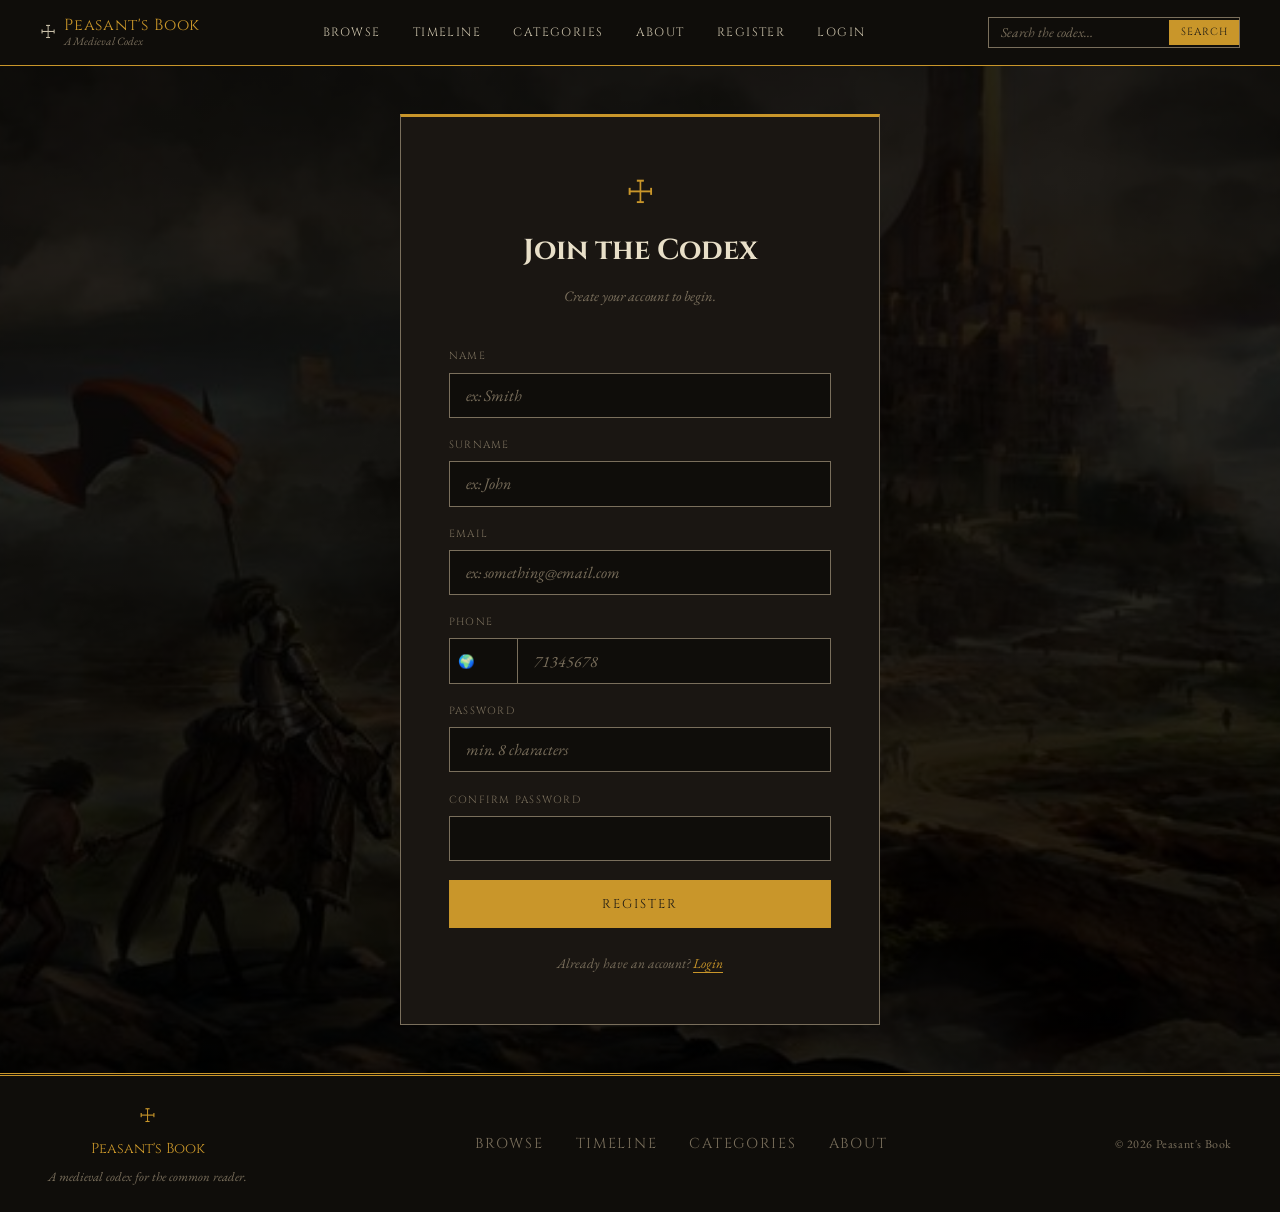
<file: html/register.html>
<!DOCTYPE html>
<html lang="en">
<head>
    <meta charset="UTF-8">
    <meta name="viewport" content="width=device-width, initial-scale=1.0">
    <title>Register — Peasant's Book</title>
    <link rel="preconnect" href="https://fonts.googleapis.com">
    <link rel="preconnect" href="https://fonts.gstatic.com" crossorigin>
    <link href="https://fonts.googleapis.com/css2?family=Cinzel:wght@400;700&family=EB+Garamond:ital,wght@0,400;1,400&display=swap" rel="stylesheet">
    <link rel="stylesheet" href="../css/register.css">
</head>
<body>

    <header>
        <div class="header-inner">

            <a href="../html/index.html" class="logo">
                <span>☩</span>
                <div class="logo-text">
                    <span>Peasant's Book</span>
                    <span>A Medieval Codex</span>
                </div>
            </a>

            <nav>
                <a href="../html/browse.html">Browse</a>
                <a href="../html/timeline.html">Timeline</a>
                <a href="../html/categories.html">Categories</a>
                <a href="../html/about.html">About</a>
                <a href="../html/register.html">Register</a>
                <a href="../html/login.html">Login</a>
            </nav>

            <div class="nav-search">
                <input type="text" placeholder="Search the codex…">
                <button>Search</button>
            </div>

        </div>
    </header>

    <main class="auth-main">

        <div class="auth-box">

            <div class="auth-header">
                <span>☩</span>
                <h1>Join the Codex</h1>
                <p>Create your account to begin.</p>
            </div>

            <form id="register-form">

                <div class="form-group">
                    <label for="name">Name</label>
                    <input type="text" id="name" placeholder="ex: Smith">
                </div>

                <div class="form-group">
                    <label for="surname">Surname</label>
                    <input type="text" id="surname" placeholder="ex: John">
                </div>

                <div class="form-group">
                    <label for="email">Email</label>
                    <input type="email" id="email" placeholder="ex: something@email.com">
                </div>

                <div class="form-group">
                    <label for="phone">Phone</label>
                    <div class="phone-input">
                        <select id="country">
                            <option value="" data-prefix="">🌍</option>
                            <option value="RO" data-prefix="40">🇷🇴 +40</option>
                            <option value="US" data-prefix="1">🇺🇸 +1</option>
                            <option value="GB" data-prefix="44">🇬🇧 +44</option>
                            <option value="DE" data-prefix="49">🇩🇪 +49</option>
                            <option value="FR" data-prefix="33">🇫🇷 +33</option>
                            <option value="IT" data-prefix="39">🇮🇹 +39</option>
                            <option value="ES" data-prefix="34">🇪🇸 +34</option>
                            <option value="MD" data-prefix="373">🇲🇩 +373</option>
                        </select>
                        <input type="text" id="phone" placeholder="71345678">
                    </div>
                </div>

                <div class="form-group">
                    <label for="pass">Password</label>
                    <input type="password" id="pass" placeholder="min. 8 characters">
                </div>

                <div class="form-group">
                    <label for="confirm">Confirm Password</label>
                    <input type="password" id="confirm">
                </div>

                <div id="error-msg" class="error-msg"></div>
                <div id="success-msg" class="success-msg"></div>

                <button type="submit" class="auth-btn">Register</button>

                <p class="auth-switch">Already have an account? <a href="../html/login.html">Login</a></p>

            </form>

        </div>

    </main>

    <footer>

        <div class="footer-inner">

            <div class="footer-brand">
                <span>☩</span>
                <p>Peasant's Book</p>
                <p>A medieval codex for the common reader.</p>
            </div>

            <nav class="footer-nav">
                <a href="../html/browse.html">Browse</a>
                <a href="../html/timeline.html">Timeline</a>
                <a href="../html/categories.html">Categories</a>
                <a href="../html/about.html">About</a>
            </nav>

            <p class="footer-copy">© 2026 Peasant's Book</p>

        </div>

    </footer>

    <script src="../JavaScript/register.js"></script>
</body>
</html>
</file>
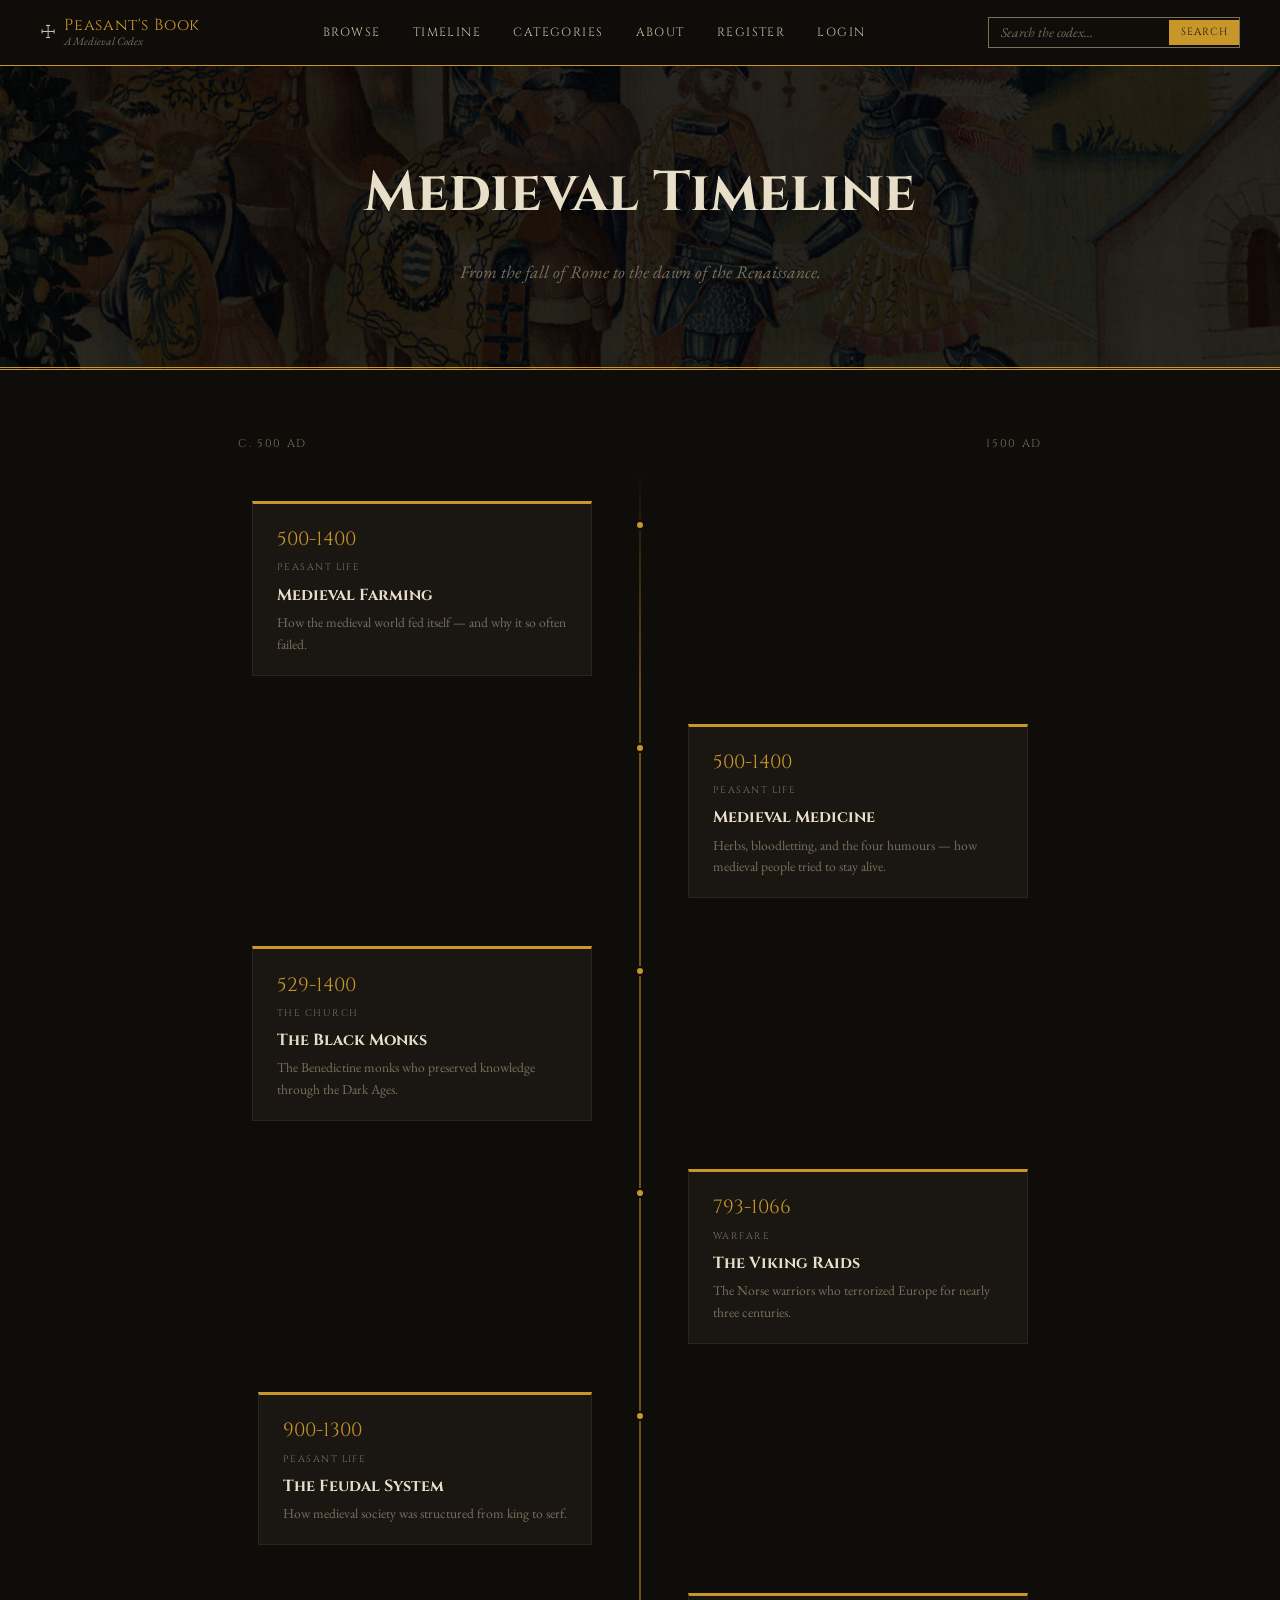
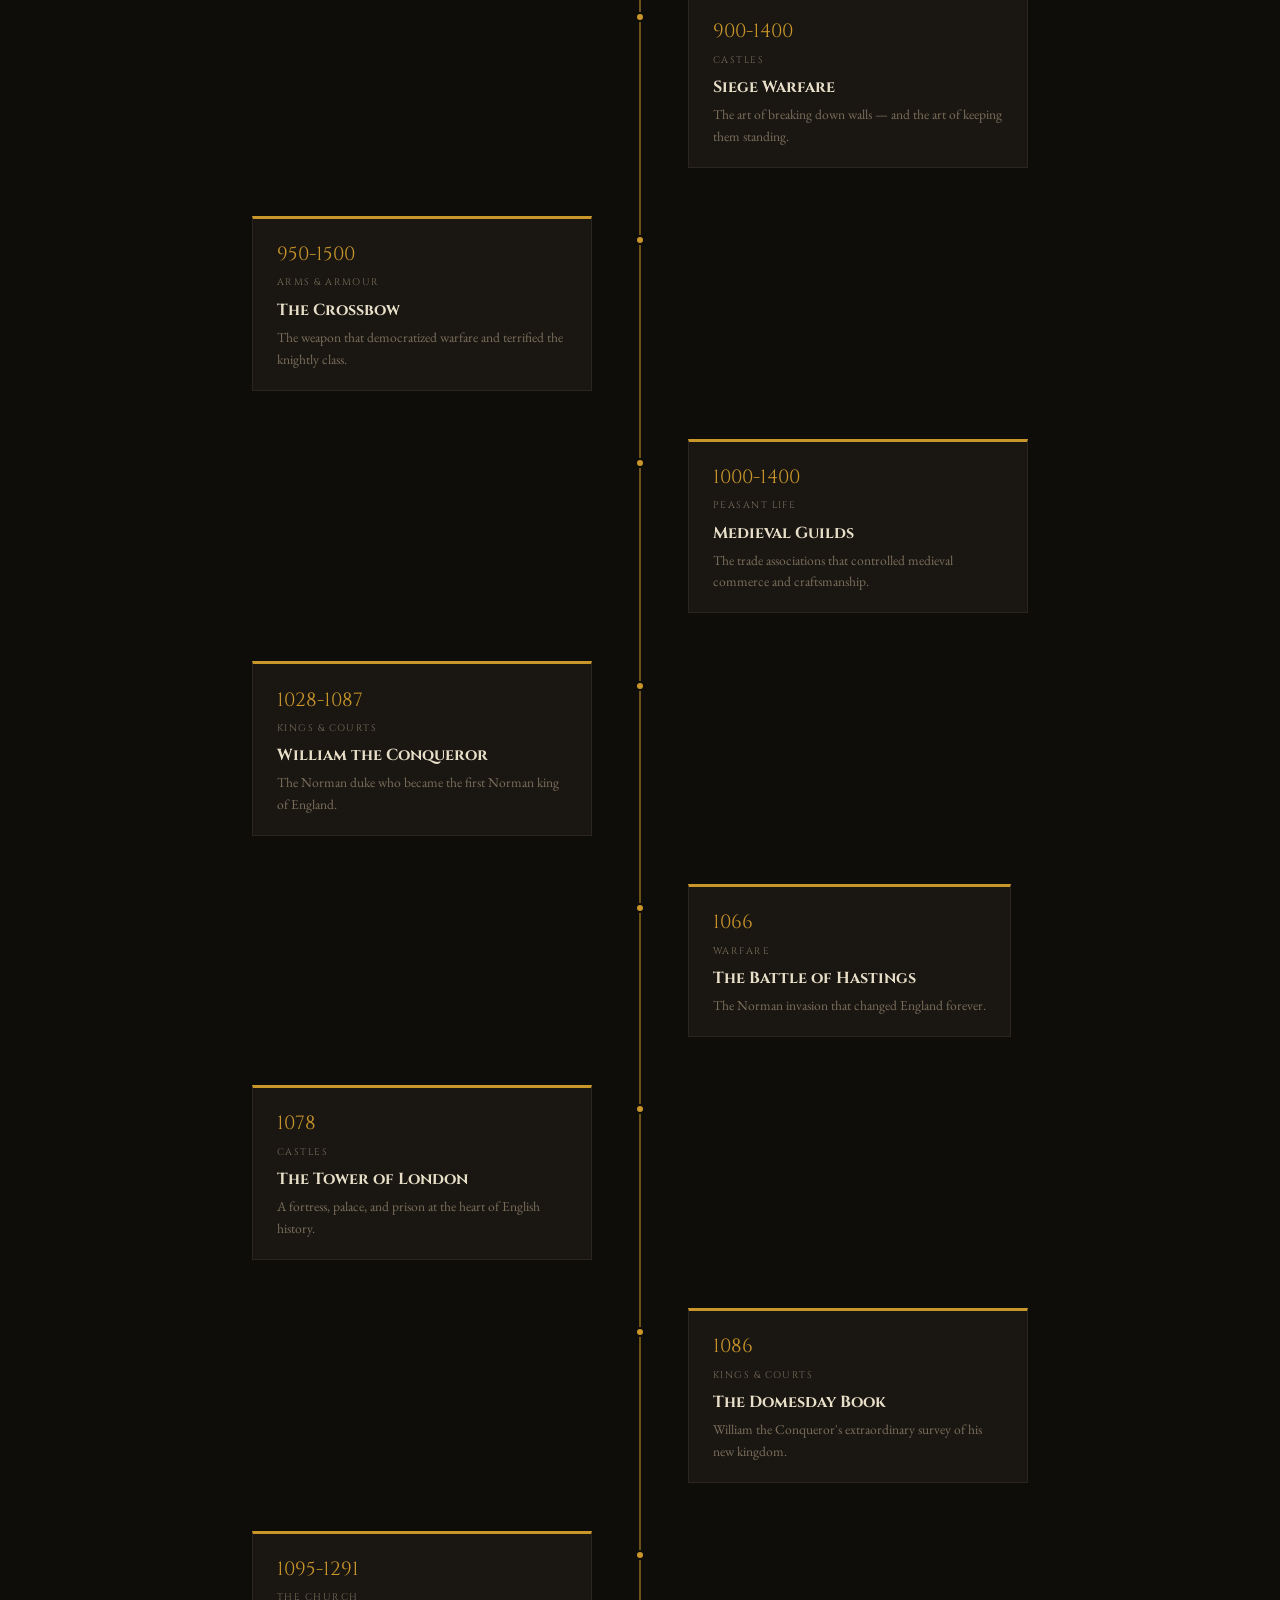
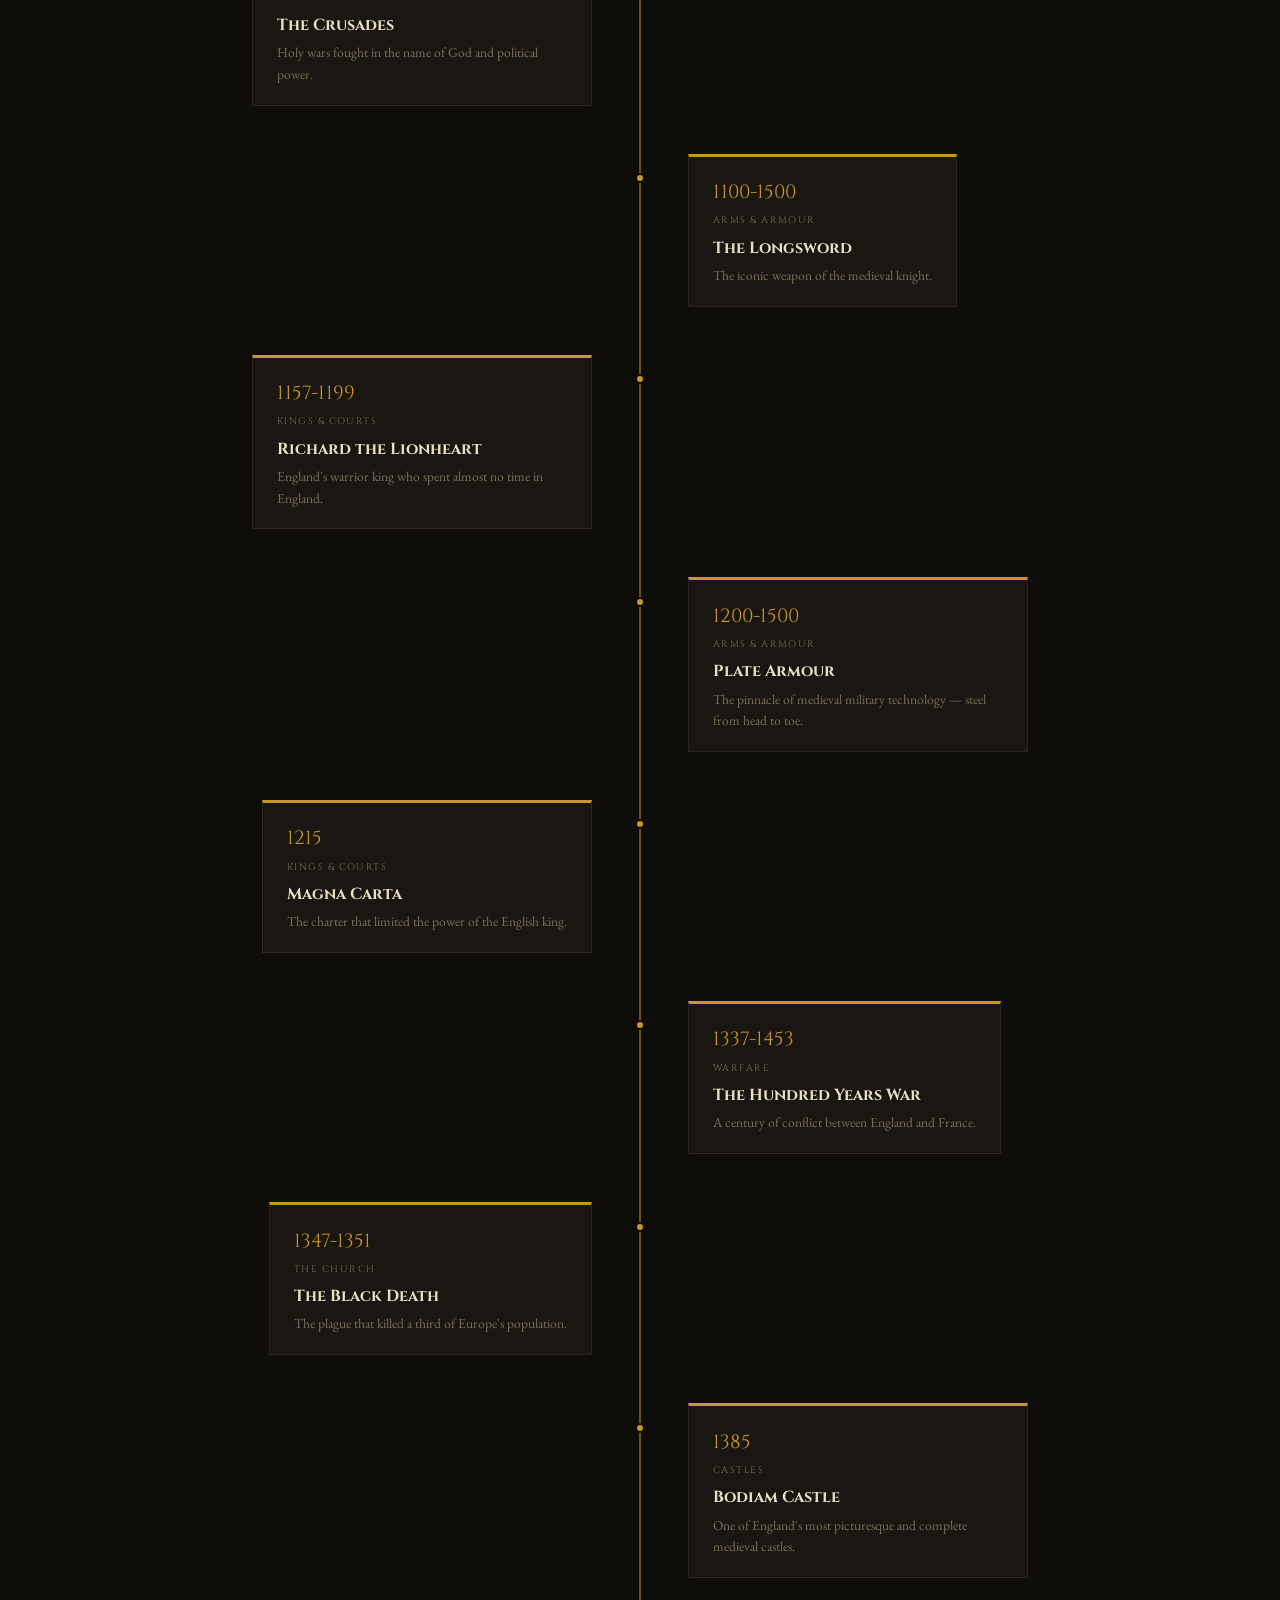
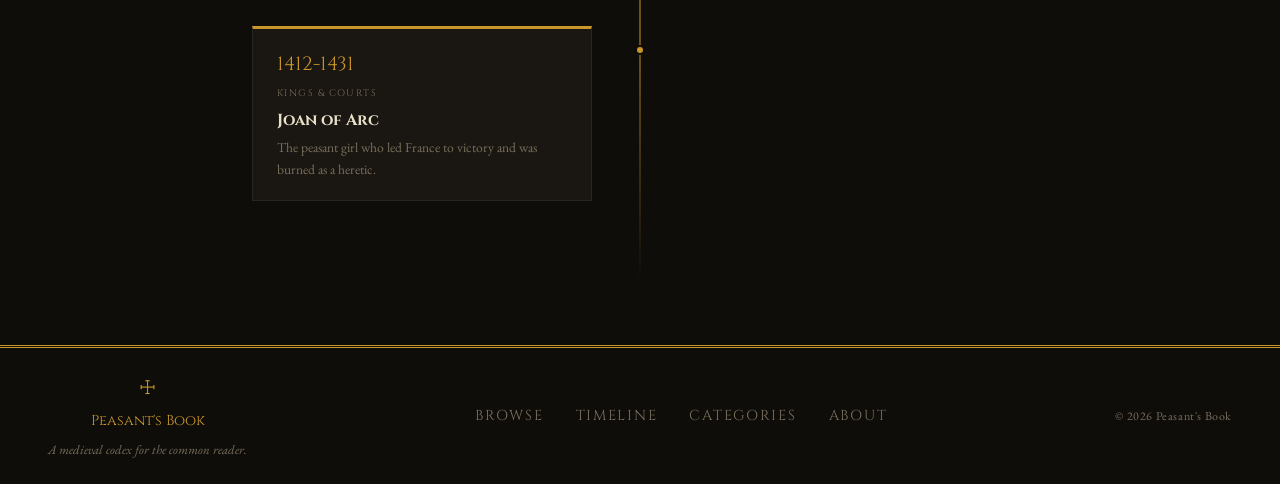
<file: html/timeline.html>
<!DOCTYPE html>
<html lang="en">
<head>
    <meta charset="UTF-8">
    <meta name="viewport" content="width=device-width, initial-scale=1.0">
    <title>Timeline — Peasant's Book</title>
    <link rel="preconnect" href="https://fonts.googleapis.com">
    <link rel="preconnect" href="https://fonts.gstatic.com" crossorigin>
    <link href="https://fonts.googleapis.com/css2?family=Cinzel:wght@400;700&family=EB+Garamond:ital,wght@0,400;1,400&display=swap" rel="stylesheet">
    <link rel="stylesheet" href="../css/timeline.css">
</head>
<body>
    <header>
    <div class="header-inner">
        <a href="../html/index.html" class="logo">
            <span>☩</span>
            <div class="logo-text">
                <span>Peasant's Book</span>
                <span>A Medieval Codex</span>
            </div>
        </a>
        <nav>
            <a href="../html/browse.html">Browse</a>
            <a href="../html/timeline.html">Timeline</a>
            <a href="../html/categories.html">Categories</a>
            <a href="../html/about.html">About</a>
            <a href="../html/register.html">Register</a>
            <a href="../html/login.html">Login</a>
        </nav>
        <div class="nav-search">
            <input type="text" placeholder="Search the codex…">
            <button>Search</button>
        </div>
    </div>
</header>

<section class="timeline-hero">
    <h1>Medieval Timeline</h1>
    <p>From the fall of Rome to the dawn of the Renaissance.</p>
</section>

<main class="timeline-main">
    <div class="timeline-range">
        <span>c. 500 AD</span>
        <span>1500 AD</span>
    </div>
    <div class="timeline" id="timeline">
    </div>
</main>

<footer>
    <div class="footer-inner">
        <div class="footer-brand">
            <span>☩</span>
            <p>Peasant's Book</p>
            <p>A medieval codex for the common reader.</p>
        </div>
        <nav class="footer-nav">
            <a href="../html/browse.html">Browse</a>
            <a href="../html/timeline.html">Timeline</a>
            <a href="../html/categories.html">Categories</a>
            <a href="../html/about.html">About</a>
        </nav>
        <p class="footer-copy">© 2026 Peasant's Book</p>
    </div>
</footer>

<script src="../JavaScript/timeline.js"></script>
<script src="../JavaScript/main.js"></script>
</body>
</html>
</file>
<file: css/style.css>
:root {
    --bg-dark:     #0f0d0a;
    --parchment:   #e8dfc8;
    --gold:        #c9962a;
    --gold-light:  #e8b84b;
    --ink:         #1e1a14;
    --text-light:  #c8bfa8;
    --text-dim:    #7a6f5c;

    --font-display: 'Cinzel', serif;
    --font-body:    'EB Garamond', serif;
}

html {
  scroll-behavior: smooth;
}

*, *::before, *::after {
    box-sizing: border-box;
    margin: 0;
    padding: 0;
}

body {
    background-color: var(--bg-dark);
    color: var(--text-light);
    font-family: var(--font-body);
    font-size: 1.1rem;
    line-height: 1.7;
}

a {
    color: inherit;
    text-decoration: none;
}

header {
    background-color: var(--bg-dark);
    border-bottom: 1px solid var(--gold);
    padding: 1rem 2rem;
}

.header-inner {
    display: flex;
    align-items: center;
    justify-content: space-between;
    max-width: 1200px;
    margin: 0 auto;
}

.logo {
    display: flex;
    align-items: center;
    gap: 0.5rem;
}

.logo-text {
    display: flex;
    flex-direction: column;
    line-height: 1.2;
}

.logo-text span:first-child {
    font-family: var(--font-display);
    font-size: 1rem;
    color: var(--gold);
    letter-spacing: 0.05em;
}

.logo-text span:last-child {
    font-style: italic;
    font-size: 0.7rem;
    color: var(--text-dim);
}

nav {
    display: flex;
    gap: 2rem;
}

nav a {
    font-family: var(--font-display);
    font-size: 0.75rem;
    letter-spacing: 0.12em;
    text-transform: uppercase;
    color: var(--text-light);
}

nav a:hover {
    color: var(--gold-light);
}

.nav-search {
    display: flex;
    align-items: center;
    border: 1px solid var(--text-dim);
    overflow: hidden;
}

.nav-search input {
    background: transparent;
    border: none;
    outline: none;
    color: var(--text-light);
    font-family: var(--font-body);
    font-style: italic;
    font-size: 0.85rem;
    padding: 0.35rem 0.7rem;
    width: 180px;
}

.nav-search input::placeholder {
    color: var(--text-dim);
}

.nav-search button {
    background: var(--gold);
    border: none;
    cursor: pointer;
    padding: 0.35rem 0.7rem;
    color: var(--ink);
    font-family: var(--font-display);
    font-size: 0.65rem;
    letter-spacing: 0.1em;
    text-transform: uppercase;
}

.nav-search button:hover {
    background: var(--gold-light);
}

.nav-search:focus-within {
    border-color: var(--gold);
}

.hero {
    min-height: 90vh;
    display: flex;
    align-items: center;
    background-color: #2a1f10;
    background-image: url('../Assets/hero-bg-v2.jpg');
    background-size: cover;
    background-position: center;
    position: relative;
}

.hero-overlay {
    position: absolute;
    top: 0;
    left: 0;
    right: 0;
    bottom: 0;
    background: linear-gradient(
        to right,
        rgba(10, 8, 5, 0.92) 0%,
        rgba(10, 8, 5, 0.3) 100%
    );
}

.hero-content {
    position: relative;
    z-index: 1;
    padding: 4rem 2rem;
    max-width: 580px;
    margin-left: 8vw;
}

.hero-content p:first-child {
    font-family: var(--font-display);
    font-size: 0.7rem;
    letter-spacing: 0.2em;
    text-transform: uppercase;
    color: var(--gold);
    margin-bottom: 1rem;
}

.hero-content h1 {
    font-family: var(--font-display);
    font-size: 5rem;
    color: var(--parchment);
    line-height: 1.05;
    margin-bottom: 1.5rem;
}

.hero-content h1 em {
    color: var(--gold);
    font-family: var(--font-body);
    font-style: italic;
}

.hero-content p:last-of-type {
    color: var(--text-light);
    max-width: 420px;
    margin-bottom: 2rem;
}

.hero-content a {
    display: inline-block;
    font-family: var(--font-display);
    font-size: 0.8rem;
    letter-spacing: 0.15em;
    text-transform: uppercase;
    color: var(--bg-dark);
    background-color: var(--gold);
    padding: 0.85rem 2rem;
    border: 2px solid var(--gold);
    transition: 0.4s;
}

.hero-content a:hover {
    background-color: transparent;
    color: var(--gold-light);
    border-color: var(--gold-light);
}

.categories {
    background-color: #1a1612;
    border-top: 3px double var(--gold);
    padding: 5rem 4rem;
}

.categories h2 {
    font-family: var(--font-display);
    font-size: 2rem;
    color: var(--parchment);
    text-align: center;
    margin-bottom: 3rem;
}

.cards-grid {
    display: grid;
    grid-template-columns: repeat(3, 1fr);
    gap: 1.5rem;
    max-width: 1400px;
    margin: 0 auto;
}

.card {
    color: var(--text-light);
    padding: 12rem 1.5rem 1.5rem;
    border: 1px solid #c9bc9e;
    border-bottom: 3px solid var(--gold);
    transition: transform 0.25s ease, box-shadow 0.25s ease;
}

.card-warfare {
    background-image: linear-gradient(
        to bottom,
        rgba(0, 0, 0, 0.3) 0%,
        rgba(0, 0, 0, 0.75) 100%
    ), url('../Assets/warfare.jpg');
    background-size: cover;
    background-position: center;
}

.card-castles {
    background-image: linear-gradient(
        to bottom,
        rgba(0, 0, 0, 0.3) 0%,
        rgba(0, 0, 0, 0.75) 100%
    ), url('../Assets/castles.jpg');
    background-size: cover;
    background-position: center;
}

.card-church {
    background-image: linear-gradient(
        to bottom,
        rgba(0, 0, 0, 0.3) 0%,
        rgba(0, 0, 0, 0.75) 100%
    ), url('../Assets/church.jpg');
    background-size: cover;
    background-position: center;
}

.card-peasant {
    background-image: linear-gradient(
        to bottom,
        rgba(0, 0, 0, 0.3) 0%,
        rgba(0, 0, 0, 0.75) 100%
    ), url('../Assets/peasant.jpg');
    background-size: cover;
    background-position: center;
}

.card-kings {
    background-image: linear-gradient(
        to bottom,
        rgba(0, 0, 0, 0.3) 0%,
        rgba(0, 0, 0, 0.75) 100%
    ), url('../Assets/kings.jpg');
    background-size: cover;
    background-position: center;
}

.card-arms {
    background-image: linear-gradient(
        to bottom,
        rgba(0, 0, 0, 0.3) 0%,
        rgba(0, 0, 0, 0.75) 100%
    ), url('../Assets/arms.jpg');
    background-size: cover;
    background-position: center;
}

.card h3 {
    font-family: var(--font-display);
    font-size: 1.1rem;
    margin-bottom: 0.5rem;
}

.card p {
    font-size: 0.9rem;
    line-height: 1.6;
    color: #b0aeaa;
}

.card:hover {
    transform: translateY(-4px);
    box-shadow: 0 12px 30px rgba(0, 0, 0, 0.5);
}

.featured {
    background-color: var(--bg-dark);
    background-image: linear-gradient(
        rgba(0, 0, 0, 0.7) 0%,
        rgba(0, 0, 0, 0.7) 100%
    ), url('../Assets/black-death.jpg');
    background-size: cover;
    background-position: center;
    border-top: 1px solid var(--text-dim);
    border-bottom: 1px solid var(--text-dim);
    padding: 6rem 2rem;
    text-align: center;
}

.featured span {
    display: inline-block;
    font-family: var(--font-display);
    font-size: 0.65rem;
    letter-spacing: 0.2em;
    text-transform: uppercase;
    color: var(--gold);
    border: 1px solid var(--gold);
    padding: 0.25rem 0.8rem;
    margin-bottom: 1.5rem;
}

.featured h2 {
    font-family: var(--font-display);
    font-size: clamp(1.8rem, 5vw, 3rem);
    color: var(--parchment);
    margin-bottom: 1rem;
}

.featured p {
    color: var(--text-light);
    max-width: 600px;
    margin: 0 auto 2rem;
    line-height: 1.8;
}

.featured a {
    font-family: var(--font-display);
    font-size: 0.8rem;
    letter-spacing: 0.1em;
    color: var(--gold-light);
    border-bottom: 1px solid var(--gold-light);
    padding-bottom: 2px;
}

.featured a:hover {
    color: var(--parchment);
    border-color: var(--parchment);
}

footer {
    background-color: var(--bg-dark);
    border-top: 3px double var(--gold);
    padding: 1.5rem 3rem;
}

.footer-inner {
    display: flex;
    align-items: center;
    justify-content: space-between;
    max-width: 1200px;
    margin: 0 auto;
}

.footer-brand {
    display: flex;
    flex-direction: column;
    align-items: center;
    gap: 0.3rem;
    text-align: center;
}

.footer-brand span {
    font-size: 1.2rem;
    color: var(--gold);
}

.footer-brand p:first-of-type {
    font-family: var(--font-display);
    font-size: 0.9rem;
    color: var(--gold);
}

.footer-brand p:last-of-type {
    font-style: italic;
    font-size: 0.8rem;
    color: var(--text-dim);
}

.footer-nav {
    display: flex;
    gap: 2rem;
}

.footer-nav a {
    font-family: var(--font-display);
    font-size: 0.9rem;
    letter-spacing: 0.12em;
    text-transform: uppercase;
    color: var(--text-dim);
}

.footer-nav a:hover {
    color: var(--gold-light);
}

.footer-copy {
    font-size: 0.75rem;
    color: var(--text-dim);
    letter-spacing: 0.05em;
}

@media (max-width: 768px) {

    .header-inner {
        flex-direction: column;
        gap: 1rem;
        padding: 1rem;
    }

    .main-nav, nav {
        gap: 1rem;
        flex-wrap: wrap;
        justify-content: center;
    }

    .nav-search {
        width: 100%;
    }

    .nav-search input {
        width: 100%;
    }

    .hero-content {
        margin-left: 0;
        padding: 4rem 1.5rem;
    }

    .cards-grid {
        grid-template-columns: 1fr;
    }

    .footer-inner {
        flex-direction: column;
        text-align: center;
        gap: 1.5rem;
    }

    .footer-nav {
        flex-wrap: wrap;
        justify-content: center;
    }

}
</file>
<file: css/about.css>
@import url('../css/style.css');

.about-hero {
    background-color: #1a1612;
    background-image: linear-gradient(
        rgba(0, 0, 0, 0.85) 0%,
        rgba(0, 0, 0, 0.85) 80%
    ), url('../Assets/about-bg.png');
    background-size: cover;
    background-position: center;
    border-bottom: 3px double var(--gold);
    padding: 5rem 2rem;
    text-align: center;
}

.about-hero h1 {
    font-family: var(--font-display);
    font-size: clamp(2rem, 6vw, 3.5rem);
    color: var(--parchment);
    margin-bottom: 1rem;
}

.about-hero p {
    font-style: italic;
    color: var(--text-dim);
    font-size: 1.1rem;
}

.about-main {
    max-width: 750px;
    margin: 0 auto;
    padding: 5rem 2rem;
    display: flex;
    flex-direction: column;
    gap: 3.5rem;
}

.about-block h2 {
    font-family: var(--font-display);
    font-size: 1.2rem;
    color: var(--gold);
    margin-bottom: 1rem;
    padding-bottom: 0.4rem;
    border-bottom: 1px solid #2a2520;
}

.about-block p {
    color: var(--text-light);
    line-height: 1.9;
    font-size: 1.1rem;
    margin-bottom: 0.75rem;
}

@media (max-width: 768px) {

    .about-main {
        padding: 3rem 1.5rem;
    }

}
</file>
<file: css/browse.css>
@import url('../css/style.css');

.browse-hero {
    background-color: #1a1612;
    background-image: linear-gradient(
        rgba(0, 0, 0, 0.82) 0%,
        rgba(0, 0, 0, 0.82) 100%
    ), url('../Assets/browse-bg.jpg');
    background-size: cover;
    background-position: center;
    border-bottom: 3px double var(--gold);
    padding: 5rem 2rem;
    text-align: center;
}

.browse-hero h1 {
    font-family: var(--font-display);
    font-size: clamp(2rem, 6vw, 3.5rem);
    color: var(--parchment);
    margin-bottom: 1rem;
}

.browse-hero p {
    font-style: italic;
    color: var(--text-dim);
    font-size: 1.1rem;
}

.browse-main {
    max-width: 1200px;
    margin: 0 auto;
    padding: 3rem 2rem;
}

.browse-filters {
    display: flex;
    align-items: center;
    gap: 0.75rem;
    flex-wrap: wrap;
    margin-bottom: 3rem;
    padding-bottom: 1.5rem;
    border-bottom: 1px solid #2a2520;
}

.filter-label {
    font-family: var(--font-display);
    font-size: 0.7rem;
    letter-spacing: 0.12em;
    text-transform: uppercase;
    color: var(--text-dim);
    margin-right: 0.5rem;
}

.filter-btn {
    font-family: var(--font-display);
    font-size: 0.65rem;
    letter-spacing: 0.1em;
    text-transform: uppercase;
    color: var(--text-dim);
    border: 1px solid #2a2520;
    padding: 0.35rem 0.85rem;
    transition: color 0.25s ease, border-color 0.25s ease;
}

.filter-btn:hover {
    color: var(--gold-light);
    border-color: var(--gold-light);
    cursor: pointer
}

.filter-btn.active {
    color: var(--ink);
    background-color: var(--gold);
    border-color: var(--gold);
}

.browse-grid {
    display: grid;
    grid-template-columns: repeat(3, 1fr);
    gap: 1.5rem;
}

.browse-card {
    display: block;
    background-color: #1a1612;
    border: 1px solid #2a2520;
    border-left: 3px solid var(--gold);
    padding: 1.5rem;
    transition: transform 0.25s ease, box-shadow 0.25s ease;
}

.browse-card:hover {
    transform: translateY(-4px);
    box-shadow: 0 12px 30px rgba(0, 0, 0, 0.5);
}

.browse-category {
    display: inline-block;
    font-family: var(--font-display);
    font-size: 0.6rem;
    letter-spacing: 0.15em;
    text-transform: uppercase;
    color: var(--gold);
    margin-bottom: 0.6rem;
}

.browse-card h3 {
    font-family: var(--font-display);
    font-size: 1rem;
    color: var(--parchment);
    margin-bottom: 0.5rem;
    line-height: 1.3;
}

.browse-card p {
    font-size: 0.85rem;
    color: var(--text-dim);
    line-height: 1.6;
}

.filter-btn {
    cursor: pointer;
    background: none;
}

.no-results {
    display: none;
    text-align: center;
    padding: 4rem 2rem;
    color: var(--text-dim);
    font-style: italic;
    font-size: 1.1rem;
    line-height: 2;
    width: 100%;
    grid-column: 1 / -1;
}

#clear-search {
    background: none;
    border: none;
    color: var(--gold);
    font-family: var(--font-body);
    font-style: italic;
    font-size: 1.1rem;
    cursor: pointer;
    text-decoration: underline;
}

@media (max-width: 768px) {

    .browse-grid {
        grid-template-columns: 1fr;
    }

    .browse-filters {
        gap: 0.5rem;
    }

}
</file>
<file: css/categories.css>
@import url('../css/style.css');

.categories-hero {
    background-color: #1a1612;
    background-image: linear-gradient(
        rgba(0, 0, 0, 0.82) 0%,
        rgba(0, 0, 0, 0.82) 100%
    ), url('../Assets/browse-bg.jpg');
    background-size: cover;
    background-position: center;
    border-bottom: 3px double var(--gold);
    padding: 5rem 2rem;
    text-align: center;
}

.categories-hero h1 {
    font-family: var(--font-display);
    font-size: clamp(2rem, 6vw, 3.5rem);
    color: var(--parchment);
    margin-bottom: 1rem;
}

.categories-hero p {
    font-style: italic;
    color: var(--text-dim);
    font-size: 1.1rem;
}

.categories-main {
    max-width: 1200px;
    margin: 0 auto;
    padding: 4rem 2rem;
}

.categories-grid {
    display: grid;
    grid-template-columns: repeat(2, 1fr);
    gap: 2rem;
}

.category-card {
    display: block;
    position: relative;
    min-height: 280px;
    border: 1px solid #2a2520;
    border-bottom: 3px solid var(--gold);
    overflow: hidden;
    transition: transform 0.25s ease, box-shadow 0.25s ease;
}

.category-card:hover {
    transform: translateY(-4px);
    box-shadow: 0 12px 30px rgba(0, 0, 0, 0.6);
}

.category-card-bg {
    position: absolute;
    inset: 0;
    background-size: cover;
    background-position: center;
    transition: transform 0.4s ease;
}

.category-card:hover .category-card-bg {
    transform: scale(1.05);
}

.category-card-overlay {
    position: absolute;
    inset: 0;
    background: linear-gradient(
        to top,
        rgba(10, 8, 5, 0.95) 0%,
        rgba(10, 8, 5, 0.4) 100%
    );
}

.category-card-content {
    position: relative;
    z-index: 1;
    padding: 2rem;
    height: 100%;
    min-height: 280px;
    display: flex;
    flex-direction: column;
    justify-content: flex-end;
}

.category-card-count {
    font-family: var(--font-display);
    font-size: 0.65rem;
    letter-spacing: 0.15em;
    text-transform: uppercase;
    color: var(--gold);
    margin-bottom: 0.5rem;
}

.category-card h2 {
    font-family: var(--font-display);
    font-size: 1.8rem;
    color: var(--parchment);
    margin-bottom: 0.75rem;
    line-height: 1.1;
}

.category-card p {
    font-size: 0.95rem;
    color: var(--text-light);
    line-height: 1.6;
    margin-bottom: 1.5rem;
    max-width: 400px;
}

.category-card-link {
    display: inline-block;
    font-family: var(--font-display);
    font-size: 0.7rem;
    letter-spacing: 0.15em;
    text-transform: uppercase;
    color: var(--ink);
    background-color: var(--gold);
    padding: 0.6rem 1.5rem;
    border: 2px solid var(--gold);
    transition: background-color 0.25s ease, color 0.25s ease;
    align-self: flex-start;
}

.category-card:hover .category-card-link {
    background-color: transparent;
    color: var(--gold-light);
    border-color: var(--gold-light);
}

@media (max-width: 768px) {
    .categories-grid {
        grid-template-columns: 1fr;
    }
}
</file>
<file: css/entries.css>
@import url('../css/style.css');

.entries-hero {
    background-color: #1a1612;
    background-image: linear-gradient(
        rgba(0, 0, 0, 0.82) 0%,
        rgba(0, 0, 0, 0.82) 100%
    ), url('../Assets/browse-bg.jpg');
    background-size: cover;
    background-position: center;
    border-bottom: 3px double var(--gold);
    padding: 5rem 2rem;
    text-align: center;
}

.entries-hero h1 {
    font-family: var(--font-display);
    font-size: clamp(2rem, 6vw, 3.5rem);
    color: var(--parchment);
    margin-bottom: 1rem;
}

.entries-hero p {
    font-style: italic;
    color: var(--text-dim);
    font-size: 1.1rem;
}

.entries-main {
    max-width: 1200px;
    margin: 0 auto;
    padding: 4rem 2rem;
}

.entries-grid {
    display: grid;
    grid-template-columns: repeat(3, 1fr);
    gap: 1.5rem;
}

.entry-card {
    display: block;
    background-color: #1a1612;
    border: 1px solid #2a2520;
    border-top: 3px solid var(--gold);
    padding: 1.5rem;
    transition: transform 0.25s ease, box-shadow 0.25s ease;
}

.entry-card:hover {
    transform: translateY(-4px);
    box-shadow: 0 12px 30px rgba(0, 0, 0, 0.5);
}

.entry-card-category {
    display: inline-block;
    font-family: var(--font-display);
    font-size: 0.6rem;
    letter-spacing: 0.15em;
    text-transform: uppercase;
    color: var(--gold);
    margin-bottom: 0.6rem;
}

.entry-card-date {
    font-family: var(--font-display);
    font-size: 0.65rem;
    color: var(--text-dim);
    float: right;
}

.entry-card h3 {
    font-family: var(--font-display);
    font-size: 1rem;
    color: var(--parchment);
    margin-bottom: 0.5rem;
    line-height: 1.3;
    clear: both;
}

.entry-card p {
    font-size: 0.85rem;
    color: var(--text-dim);
    line-height: 1.6;
}

@media (max-width: 768px) {

    .entries-grid {
        grid-template-columns: 1fr;
    }

}
</file>
<file: css/entry.css>
@import url('../css/style.css');

.entry-hero {
    position: relative;
    min-height: 60vh;
    display: flex;
    align-items: flex-end;
    background-color: #2a1f10;
    background-size: cover;
    background-position: center;
}

.entry-hero-overlay {
    position: absolute;
    inset: 0;
    background: linear-gradient(
        to top,
        rgba(10, 8, 5, 0.95) 0%,
        rgba(10, 8, 5, 0.4) 100%
    );
}

.entry-hero-content {
    position: relative;
    z-index: 1;
    padding: 3rem 4rem;
    max-width: 1200px;
    width: 100%;
    margin: 0 auto;
}

.entry-category {
    display: inline-block;
    font-family: var(--font-display);
    font-size: 0.65rem;
    letter-spacing: 0.2em;
    text-transform: uppercase;
    color: var(--gold);
    border: 1px solid var(--gold);
    padding: 0.25rem 0.8rem;
    margin-bottom: 1rem;
}

.entry-hero-content h1 {
    font-family: var(--font-display);
    font-size: clamp(2rem, 6vw, 4rem);
    color: var(--parchment);
    line-height: 1.1;
    margin-bottom: 0.75rem;
}

.entry-hero-content p {
    font-style: italic;
    color: var(--text-dim);
    font-size: 1rem;
    letter-spacing: 0.05em;
}

.entry-main {
    display: grid;
    grid-template-columns: 1fr 320px;
    gap: 3rem;
    max-width: 1200px;
    margin: 0 auto;
    padding: 4rem 2rem;
    align-items: start;
}

.entry-body h2 {
    font-family: var(--font-display);
    font-size: 1.3rem;
    color: var(--parchment);
    margin-top: 2.5rem;
    margin-bottom: 0.75rem;
    padding-bottom: 0.4rem;
    border-bottom: 1px solid var(--text-dim);
}

.entry-body h2:first-child {
    margin-top: 0;
}

.entry-body p {
    color: var(--text-light);
    line-height: 1.9;
    margin-bottom: 1rem;
    font-size: 1.1rem;
}

.entry-facts {
    background-color: #1a1612;
    border: 1px solid var(--text-dim);
    border-top: 3px solid var(--gold);
    padding: 1.5rem;
    position: sticky;
    top: 5rem;
}

.entry-facts h3 {
    font-family: var(--font-display);
    font-size: 0.8rem;
    letter-spacing: 0.15em;
    text-transform: uppercase;
    color: var(--gold);
    margin-bottom: 1.5rem;
}

.fact {
    display: flex;
    flex-direction: column;
    padding: 0.75rem 0;
    border-bottom: 1px solid #2a2520;
}

.fact:last-child {
    border-bottom: none;
}

.fact-label {
    font-family: var(--font-display);
    font-size: 0.65rem;
    letter-spacing: 0.1em;
    text-transform: uppercase;
    color: var(--text-dim);
    margin-bottom: 0.2rem;
}

.fact-value {
    color: var(--parchment);
    font-size: 0.95rem;
}

.see-also {
    background-color: #1a1612;
    border-top: 3px double var(--gold);
    padding: 4rem 2rem;
}

.see-also h2 {
    font-family: var(--font-display);
    font-size: 1.8rem;
    color: var(--parchment);
    text-align: center;
    margin-bottom: 2.5rem;
}

.see-also-grid {
    display: grid;
    grid-template-columns: repeat(3, 1fr);
    gap: 1.5rem;
    max-width: 1200px;
    margin: 0 auto;
}

.see-also-card {
    display: block;
    background-color: var(--bg-dark);
    border: 1px solid #2a2520;
    border-top: 3px solid var(--gold);
    padding: 1.5rem;
    transition: transform 0.25s ease, box-shadow 0.25s ease;
}

.see-also-card:hover {
    transform: translateY(-4px);
    box-shadow: 0 12px 30px rgba(0, 0, 0, 0.5);
}

.see-also-category {
    display: inline-block;
    font-family: var(--font-display);
    font-size: 0.6rem;
    letter-spacing: 0.15em;
    text-transform: uppercase;
    color: var(--gold);
    margin-bottom: 0.75rem;
}

.see-also-card h3 {
    font-family: var(--font-display);
    font-size: 1rem;
    color: var(--parchment);
    margin-bottom: 0.5rem;
    line-height: 1.3;
}

.see-also-card p {
    font-size: 0.85rem;
    color: var(--text-dim);
    line-height: 1.6;
}

@media (max-width: 768px) {

    .entry-hero-content {
        padding: 2rem 1.5rem;
    }

    .entry-main {
        grid-template-columns: 1fr;
        padding: 2rem 1.5rem;
    }

    .entry-facts {
        position: static;
    }

    .see-also-grid {
        grid-template-columns: 1fr;
    }

}
</file>
<file: css/login.css>
@import url('../css/register.css');
</file>
<file: css/register.css>
@import url('../css/style.css');

.auth-main {
    min-height: 90vh;
    display: flex;
    align-items: center;
    justify-content: center;
    padding: 3rem 2rem;
    background-color: var(--bg-dark);
    background-image: linear-gradient(
        rgba(0, 0, 0, 0.85) 0%,
        rgba(0, 0, 0, 0.85) 100%
    ), url('../Assets/register-bg.jpg');
    background-size: cover;
    background-position: center;
}

.auth-box {
    background-color: #1a1612;
    border: 1px solid var(--text-dim);
    border-top: 3px solid var(--gold);
    padding: 3rem;
    width: 100%;
    max-width: 480px;
}

.auth-header {
    text-align: center;
    margin-bottom: 2.5rem;
}

.auth-header span {
    font-size: 2rem;
    color: var(--gold);
    display: block;
    margin-bottom: 0.5rem;
}

.auth-header h1 {
    font-family: var(--font-display);
    font-size: 1.8rem;
    color: var(--parchment);
    margin-bottom: 0.5rem;
}

.auth-header p {
    font-style: italic;
    color: var(--text-dim);
    font-size: 0.9rem;
}

.form-group {
    display: flex;
    flex-direction: column;
    gap: 0.4rem;
    margin-bottom: 1.2rem;
}

.form-group label {
    font-family: var(--font-display);
    font-size: 0.65rem;
    letter-spacing: 0.12em;
    text-transform: uppercase;
    color: var(--text-dim);
}

.form-group input {
    background-color: #0f0d0a;
    border: 1px solid var(--text-dim);
    color: var(--text-light);
    font-family: var(--font-body);
    font-size: 1rem;
    padding: 0.7rem 1rem;
    outline: none;
    transition: border-color 0.25s ease;
}

.form-group input:focus {
    border-color: var(--gold);
}

.form-group input::placeholder {
    color: var(--text-dim);
    font-style: italic;
}

.error-msg {
    display: none;
    color: #c0392b;
    font-size: 0.85rem;
    font-style: italic;
    margin-bottom: 1rem;
    padding: 0.6rem 1rem;
    border-left: 3px solid #c0392b;
    background-color: rgba(192, 57, 43, 0.1);
}

.success-msg {
    display: none;
    color: #27ae60;
    font-size: 0.85rem;
    font-style: italic;
    margin-bottom: 1rem;
    padding: 0.6rem 1rem;
    border-left: 3px solid #27ae60;
    background-color: rgba(39, 174, 96, 0.1);
}

.auth-btn {
    width: 100%;
    background-color: var(--gold);
    color: var(--ink);
    border: 2px solid var(--gold);
    font-family: var(--font-display);
    font-size: 0.8rem;
    letter-spacing: 0.15em;
    text-transform: uppercase;
    padding: 0.85rem;
    cursor: pointer;
    transition: background-color 0.25s ease, color 0.25s ease;
    margin-bottom: 1.5rem;
}

.auth-btn:hover {
    background-color: transparent;
    color: var(--gold-light);
    border-color: var(--gold-light);
}

.auth-switch {
    text-align: center;
    font-size: 0.85rem;
    color: var(--text-dim);
    font-style: italic;
}

.auth-switch a {
    color: var(--gold);
    border-bottom: 1px solid var(--gold);
}

.phone-input {
    display: flex;
    border: 1px solid var(--text-dim);
    transition: border-color 0.25s ease;
    overflow: hidden;
}

.phone-input:focus-within {
    border-color: var(--gold);
}

.phone-input select {
    background-color: #0f0d0a;
    color: var(--text-light);
    border: none;
    border-right: 1px solid var(--text-dim);
    border-radius: 0;
    width: auto;
    padding: 0.7rem 0.5rem;
    flex-shrink: 0;
    outline: none;
    cursor: pointer;
    appearance: none;
    -webkit-appearance: none;
}

.phone-input input {
    border: none;
    flex: 1;
}

.phone-input input:focus {
    border-color: transparent;
}

@media (max-width: 768px) {

    .auth-main {
        padding: 2rem 1rem;
        align-items: flex-start;
    }

    .auth-box {
        padding: 2rem 1.5rem;
    }

    .phone-input {
        flex-direction: column;
    }

    .phone-input select {
        border-right: none;
        border-bottom: 1px solid var(--text-dim);
        width: 100%;
    }

}
</file>
<file: css/timeline.css>
@import url('../css/style.css');

.timeline-hero {
    background-color: #1a1612;
    background-image: linear-gradient(
        rgba(0, 0, 0, 0.82) 0%,
        rgba(0, 0, 0, 0.82) 100%
    ), url('../Assets/browse-bg.jpg');
    background-size: cover;
    background-position: center;
    border-bottom: 3px double var(--gold);
    padding: 5rem 2rem;
    text-align: center;
}

.timeline-hero h1 {
    font-family: var(--font-display);
    font-size: clamp(2rem, 6vw, 3.5rem);
    color: var(--parchment);
    margin-bottom: 1rem;
}

.timeline-hero p {
    font-style: italic;
    color: var(--text-dim);
    font-size: 1.1rem;
}

.timeline-main {
    max-width: 900px;
    margin: 0 auto;
    padding: 4rem 2rem;
}

.timeline-range {
    display: flex;
    justify-content: space-between;
    font-family: var(--font-display);
    font-size: 0.7rem;
    letter-spacing: 0.15em;
    text-transform: uppercase;
    color: var(--text-dim);
    margin-bottom: 1rem;
    padding: 0 1rem;
}

/* The vertical line */
.timeline {
    position: relative;
    padding: 2rem 0;
}

.timeline::before {
    content: '';
    position: absolute;
    left: 50%;
    top: 0;
    bottom: 0;
    width: 1px;
    background: linear-gradient(
        to bottom,
        transparent,
        var(--gold) 5%,
        var(--gold) 95%,
        transparent
    );
    transform: translateX(-50%);
}

/* Individual event */
.timeline-event {
    display: flex;
    justify-content: flex-end;
    padding-right: calc(50% + 3rem);
    margin-bottom: 3rem;
    position: relative;
}

.timeline-event:nth-child(even) {
    justify-content: flex-start;
    padding-right: 0;
    padding-left: calc(50% + 3rem);
}

/* The dot on the line */
.timeline-event::after {
    content: '';
    position: absolute;
    left: 50%;
    top: 1.2rem;
    width: 10px;
    height: 10px;
    background-color: var(--gold);
    border: 2px solid var(--bg-dark);
    border-radius: 50%;
    transform: translateX(-50%);
    transition: transform 0.25s ease;
}

.timeline-event:hover::after {
    transform: translateX(-50%) scale(1.5);
}

/* The card */
.timeline-card {
    display: block;
    background-color: #1a1612;
    border: 1px solid #2a2520;
    border-top: 3px solid var(--gold);
    padding: 1.2rem 1.5rem;
    max-width: 340px;
    transition: transform 0.25s ease, box-shadow 0.25s ease;
}

.timeline-card:hover {
    transform: translateY(-3px);
    box-shadow: 0 8px 24px rgba(0, 0, 0, 0.5);
}

.timeline-year {
    font-family: var(--font-display);
    font-size: 1.2rem;
    color: var(--gold);
    margin-bottom: 0.3rem;
}

.timeline-category {
    font-family: var(--font-display);
    font-size: 0.6rem;
    letter-spacing: 0.15em;
    text-transform: uppercase;
    color: var(--text-dim);
    margin-bottom: 0.5rem;
}

.timeline-card h3 {
    font-family: var(--font-display);
    font-size: 1rem;
    color: var(--parchment);
    margin-bottom: 0.4rem;
    line-height: 1.3;
}

.timeline-card p {
    font-size: 0.85rem;
    color: var(--text-dim);
    line-height: 1.6;
}

@media (max-width: 768px) {

    .timeline::before {
        left: 1rem;
    }

    .timeline-event {
        justify-content: flex-start;
        padding-right: 0;
        padding-left: 3rem;
    }

    .timeline-event:nth-child(even) {
        padding-left: 3rem;
    }

    .timeline-event::after {
        left: 1rem;
    }

    .timeline-card {
        max-width: 100%;
    }

}
</file>
